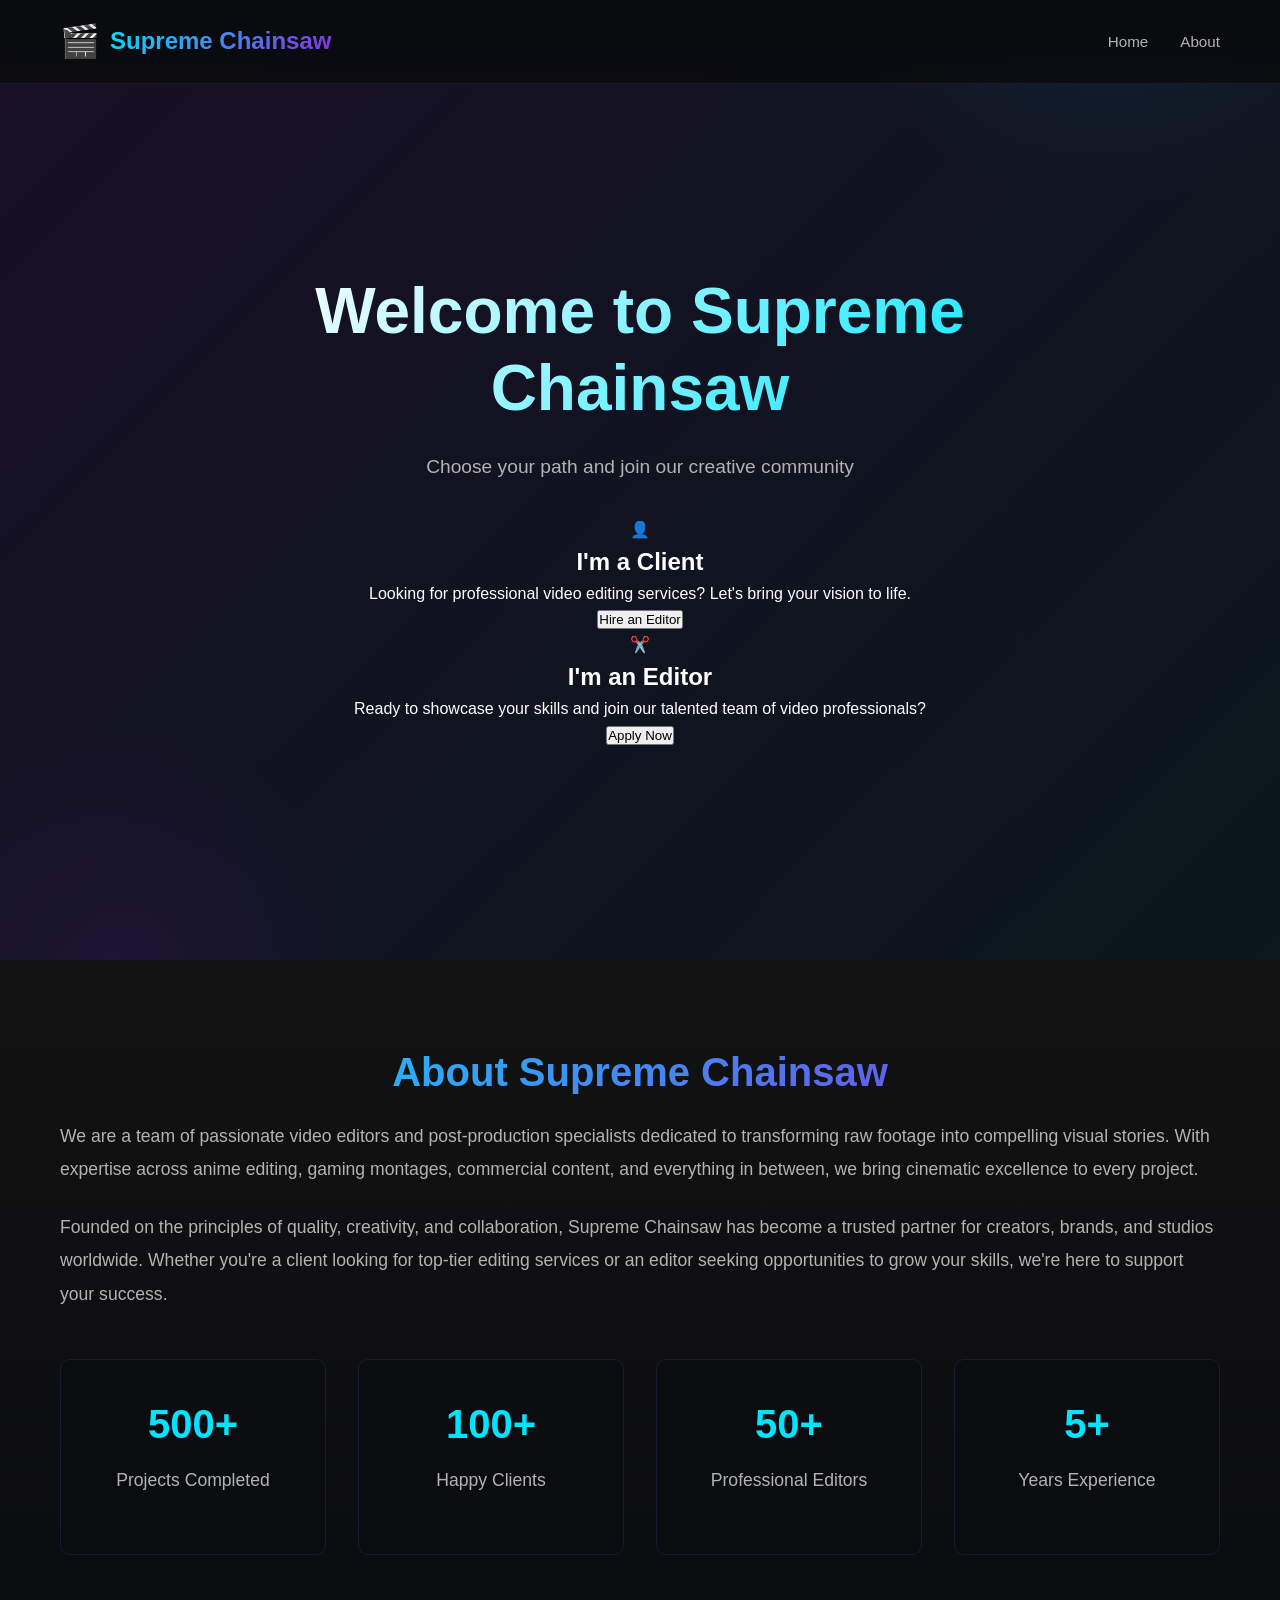
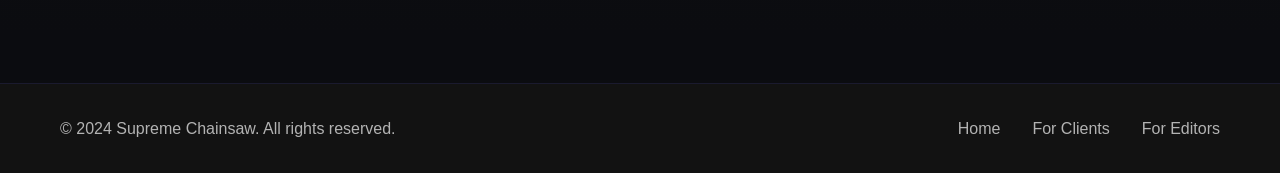
<file: index.html>
<!DOCTYPE html>
<html lang="en">
<head>
    <meta charset="UTF-8">
    <meta name="viewport" content="width=device-width, initial-scale=1.0">
    <title>Supreme Chainsaw - Professional Video Editing Studio</title>
    <link rel="stylesheet" href="styles.css">
</head>
<body>
    <!-- Navigation Bar -->
    <nav class="navbar">
        <div class="nav-container">
            <div class="nav-logo">
                <span class="logo-icon">🎬</span>
                <span class="logo-text">Supreme Chainsaw</span>
            </div>
            <ul class="nav-menu">
                <li><a href="index.html" class="nav-link">Home</a></li>
                <li><a href="#about" class="nav-link">About</a></li>
            </ul>
            <div class="hamburger">
                <span></span>
                <span></span>
                <span></span>
            </div>
        </div>
    </nav>

    <!-- Hero Section - Role Selection -->
    <section id="home" class="hero">
        <div class="hero-content">
            <h1 class="hero-title">Welcome to Supreme Chainsaw</h1>
            <p class="hero-subtitle">Choose your path and join our creative community</p>
            
            <div class="role-selection-container">
                <div class="role-card" onclick="goToPage('client')">
                    <div class="role-icon">👤</div>
                    <h2>I'm a Client</h2>
                    <p>Looking for professional video editing services? Let's bring your vision to life.</p>
                    <button class="role-btn-large">Hire an Editor</button>
                </div>

                <div class="role-card" onclick="goToPage('editor')">
                    <div class="role-icon">✂️</div>
                    <h2>I'm an Editor</h2>
                    <p>Ready to showcase your skills and join our talented team of video professionals?</p>
                    <button class="role-btn-large">Apply Now</button>
                </div>
            </div>
        </div>
        <div class="hero-background"></div>
    </section>

    <!-- About Section -->
    <section id="about" class="about">
        <div class="container">
            <div class="about-content">
                <h2 class="section-title">About Supreme Chainsaw</h2>
                <p>We are a team of passionate video editors and post-production specialists dedicated to transforming raw footage into compelling visual stories. With expertise across anime editing, gaming montages, commercial content, and everything in between, we bring cinematic excellence to every project.</p>
                <p>Founded on the principles of quality, creativity, and collaboration, Supreme Chainsaw has become a trusted partner for creators, brands, and studios worldwide. Whether you're a client looking for top-tier editing services or an editor seeking opportunities to grow your skills, we're here to support your success.</p>
                <div class="about-stats">
                    <div class="stat">
                        <h3>500+</h3>
                        <p>Projects Completed</p>
                    </div>
                    <div class="stat">
                        <h3>100+</h3>
                        <p>Happy Clients</p>
                    </div>
                    <div class="stat">
                        <h3>50+</h3>
                        <p>Professional Editors</p>
                    </div>
                    <div class="stat">
                        <h3>5+</h3>
                        <p>Years Experience</p>
                    </div>
                </div>
            </div>
        </div>
    </section>

    <!-- Footer -->
    <footer class="footer">
        <div class="footer-content">
            <p>&copy; 2024 Supreme Chainsaw. All rights reserved.</p>
            <div class="footer-links">
                <a href="index.html">Home</a>
                <a href="client.html">For Clients</a>
                <a href="editor.html">For Editors</a>
            </div>
        </div>
    </footer>

    <script src="script.js"></script>
</body>
</html>
</file>
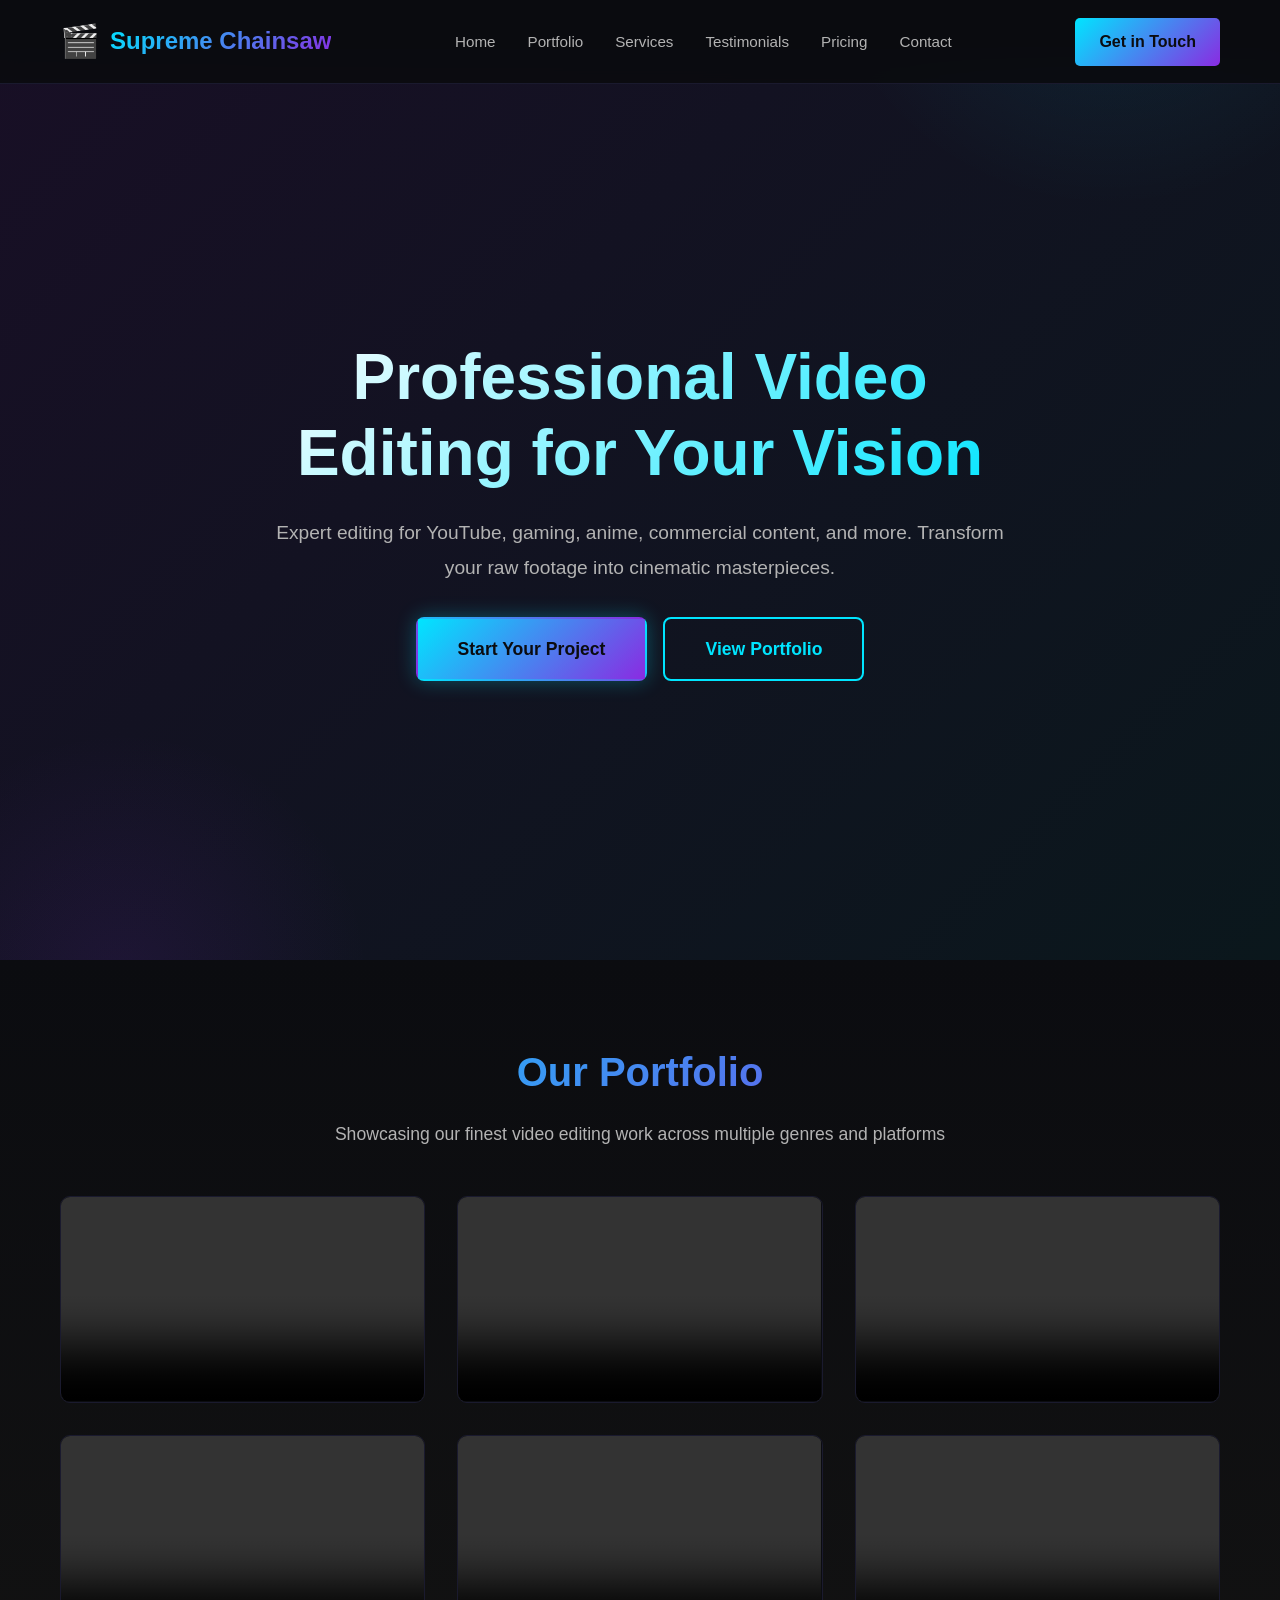
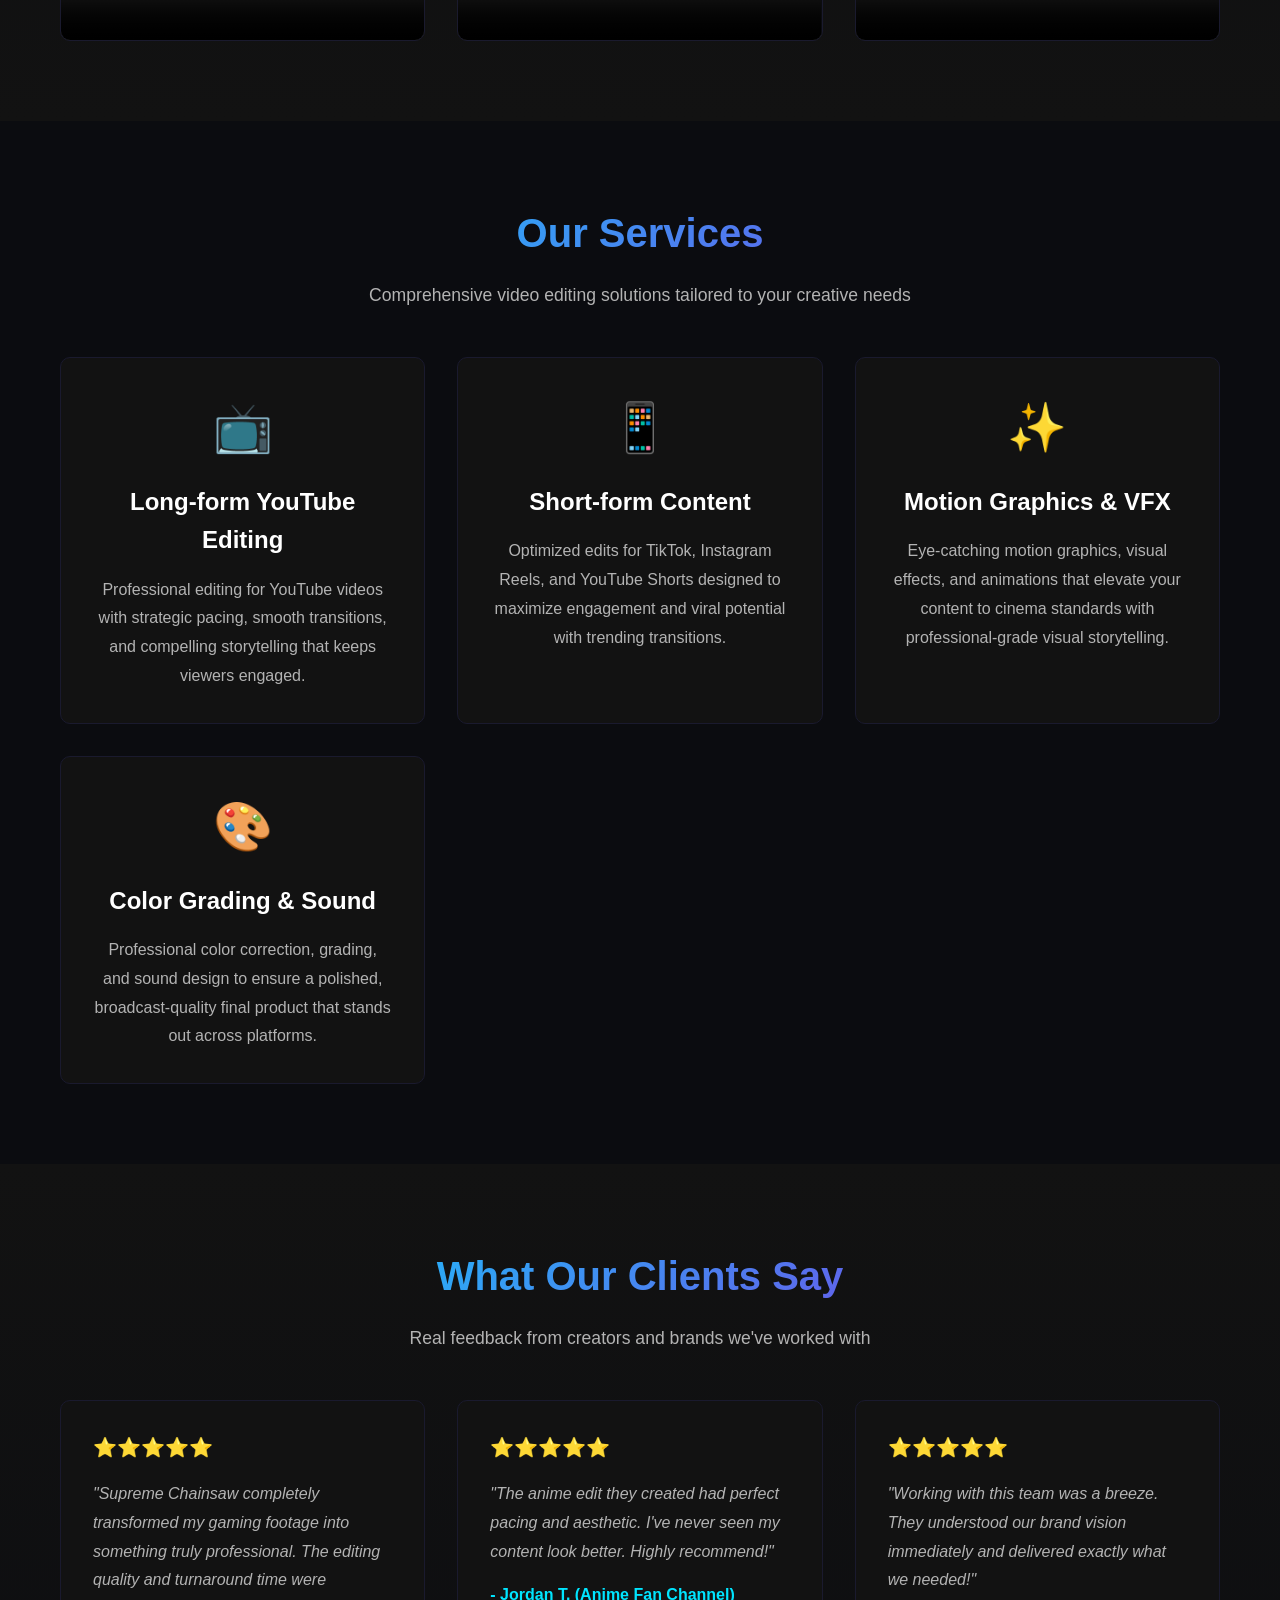
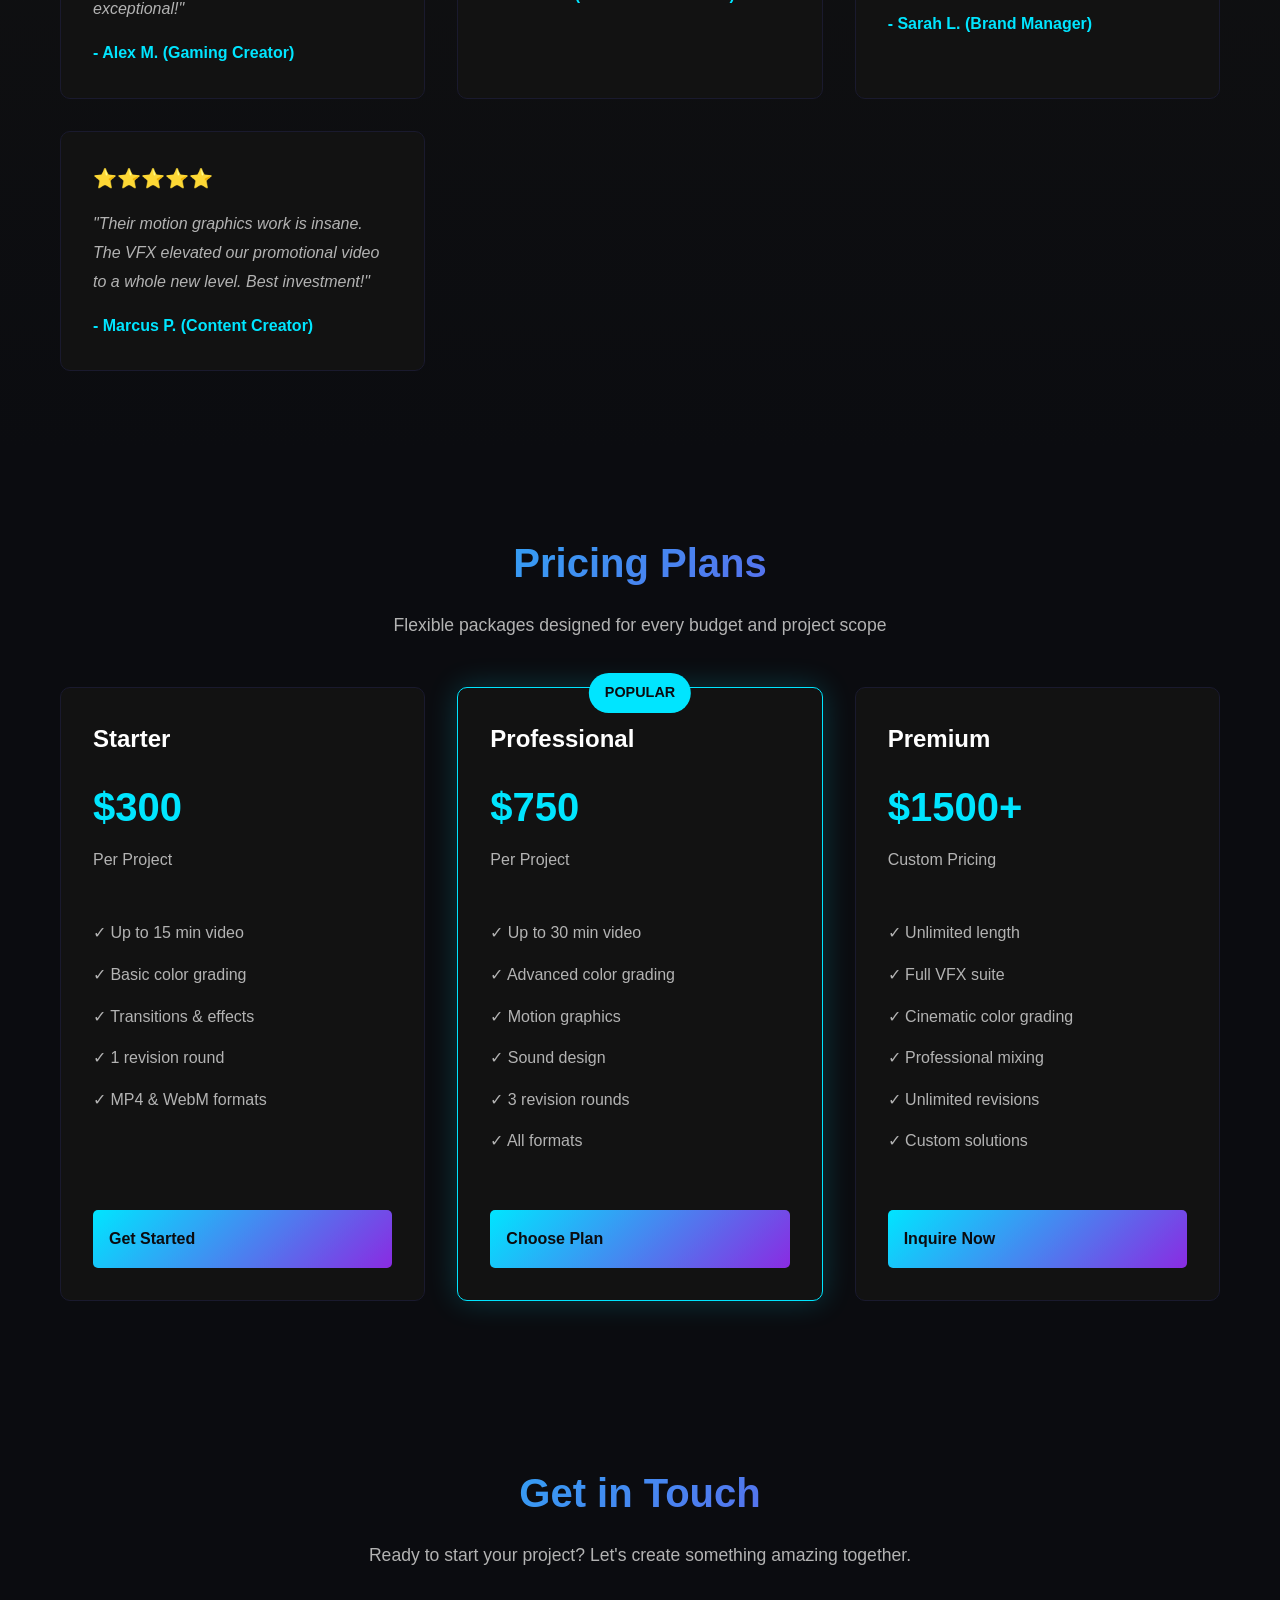
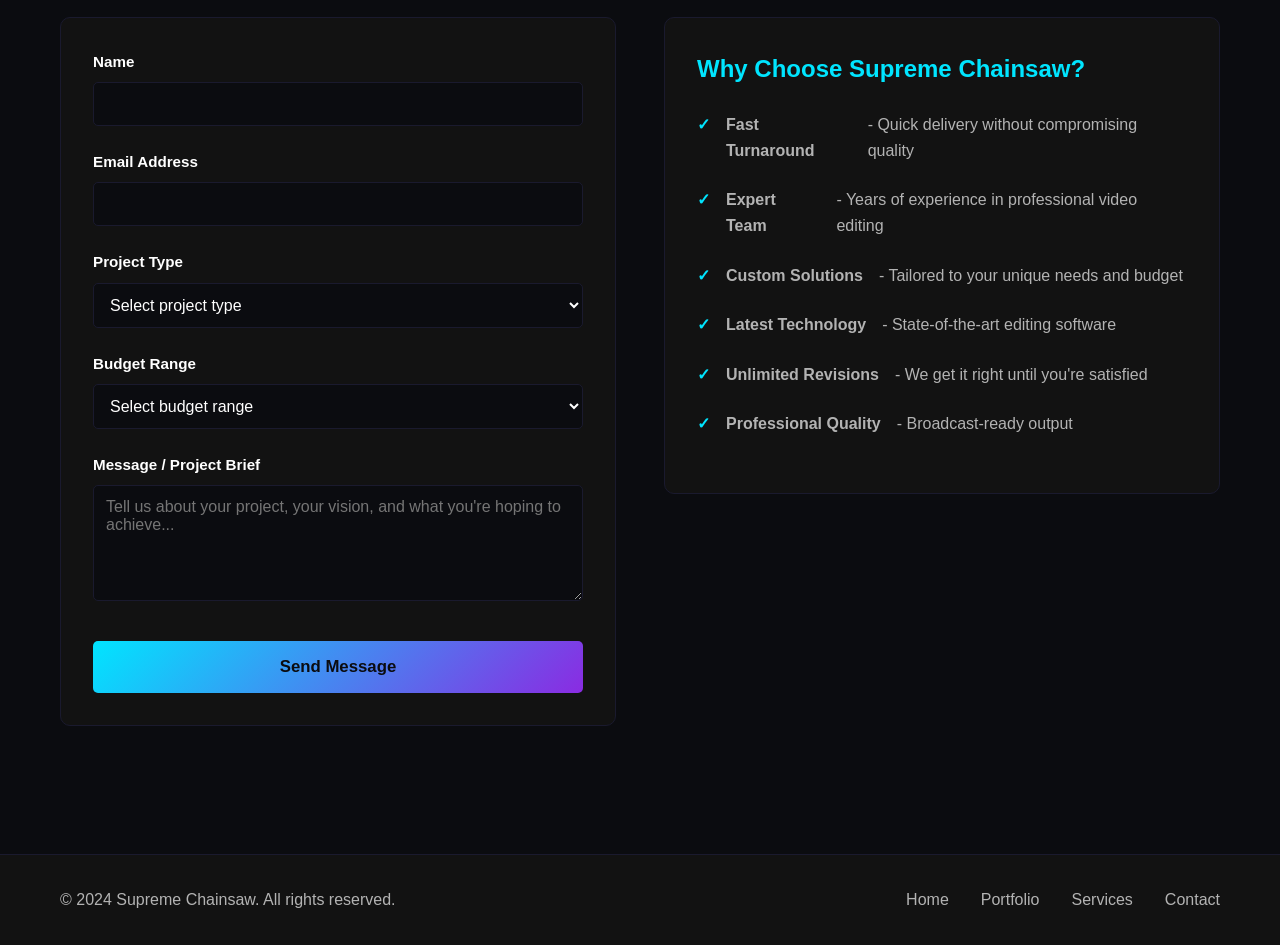
<file: client.html>
<!DOCTYPE html>
<html lang="en">
<head>
    <meta charset="UTF-8">
    <meta name="viewport" content="width=device-width, initial-scale=1.0">
    <title>Hire Video Editors - Supreme Chainsaw</title>
    <link rel="stylesheet" href="styles.css">
</head>
<body>
    <!-- Navigation Bar -->
    <nav class="navbar">
        <div class="nav-container">
            <div class="nav-logo">
                <span class="logo-icon">🎬</span>
                <span class="logo-text">Supreme Chainsaw</span>
            </div>
            <ul class="nav-menu">
                <li><a href="index.html" class="nav-link">Home</a></li>
                <li><a href="#portfolio" class="nav-link">Portfolio</a></li>
                <li><a href="#services" class="nav-link">Services</a></li>
                <li><a href="#testimonials" class="nav-link">Testimonials</a></li>
                <li><a href="#pricing" class="nav-link">Pricing</a></li>
                <li><a href="#contact" class="nav-link">Contact</a></li>
            </ul>
            <a href="#contact" class="cta-button">Get in Touch</a>
            <div class="hamburger">
                <span></span>
                <span></span>
                <span></span>
            </div>
        </div>
    </nav>

    <!-- Hero Section -->
    <section id="home" class="hero">
        <div class="hero-content">
            <h1 class="hero-title">Professional Video Editing for Your Vision</h1>
            <p class="hero-subtitle">Expert editing for YouTube, gaming, anime, commercial content, and more. Transform your raw footage into cinematic masterpieces.</p>
            <div class="hero-buttons">
                <a href="#contact" class="hero-btn">Start Your Project</a>
                <a href="#portfolio" class="hero-btn-secondary">View Portfolio</a>
            </div>
        </div>
        <div class="hero-background"></div>
    </section>

    <!-- Portfolio Section -->
    <section id="portfolio" class="portfolio">
        <div class="container">
            <h2 class="section-title">Our Portfolio</h2>
            <p class="section-subtitle">Showcasing our finest video editing work across multiple genres and platforms</p>
            <div class="portfolio-grid">
                <!-- Video 1 -->
                <div class="portfolio-card">
                    <div class="video-container">
                        <video controls>
                            <source src="$20vs$200 - Ashutosh Sharma (1).mp4" type="video/mp4">
                            Your browser does not support the video tag.
                        </video>
                    </div>
                    <div class="portfolio-overlay">
                        <span class="portfolio-tag">Content Edit</span>
                    </div>
                </div>

                <!-- Video 2 -->
                <div class="portfolio-card">
                    <div class="video-container">
                        <video controls>
                            <source src="sample 3 (1).mp4" type="video/mp4">
                            Your browser does not support the video tag.
                        </video>
                    </div>
                    <div class="portfolio-overlay">
                        <span class="portfolio-tag">Professional Edit</span>
                    </div>
                </div>

                <!-- Video 3 -->
                <div class="portfolio-card">
                    <div class="video-container">
                        <video controls>
                            <source src="sample 3 (1).mp4" type="video/mp4">
                            Your browser does not support the video tag.
                        </video>
                    </div>
                    <div class="portfolio-overlay">
                        <span class="portfolio-tag">Motion Graphics</span>
                    </div>
                </div>

                <!-- Video 4 -->
                <div class="portfolio-card">
                    <div class="video-container">
                        <video controls>
                            <source src="$20vs$200 - Ashutosh Sharma (1).mp4" type="video/mp4">
                            Your browser does not support the video tag.
                        </video>
                    </div>
                    <div class="portfolio-overlay">
                        <span class="portfolio-tag">Promotional Video</span>
                    </div>
                </div>

                <!-- Video 5 -->
                <div class="portfolio-card">
                    <div class="video-container">
                        <video controls>
                            <source src="sample 3 (1).mp4" type="video/mp4">
                            Your browser does not support the video tag.
                        </video>
                    </div>
                    <div class="portfolio-overlay">
                        <span class="portfolio-tag">Short-form Content</span>
                    </div>
                </div>

                <!-- Video 6 -->
                <div class="portfolio-card">
                    <div class="video-container">
                        <video controls>
                            <source src="$20vs$200 - Ashutosh Sharma (1).mp4" type="video/mp4">
                            Your browser does not support the video tag.
                        </video>
                    </div>
                    <div class="portfolio-overlay">
                        <span class="portfolio-tag">Color Grading</span>
                    </div>
                </div>
            </div>
        </div>
    </section>

    <!-- Services Section -->
    <section id="services" class="services">
        <div class="container">
            <h2 class="section-title">Our Services</h2>
            <p class="section-subtitle">Comprehensive video editing solutions tailored to your creative needs</p>
            <div class="services-grid">
                <div class="service-card">
                    <div class="service-icon">📺</div>
                    <h3>Long-form YouTube Editing</h3>
                    <p>Professional editing for YouTube videos with strategic pacing, smooth transitions, and compelling storytelling that keeps viewers engaged.</p>
                </div>
                <div class="service-card">
                    <div class="service-icon">📱</div>
                    <h3>Short-form Content</h3>
                    <p>Optimized edits for TikTok, Instagram Reels, and YouTube Shorts designed to maximize engagement and viral potential with trending transitions.</p>
                </div>
                <div class="service-card">
                    <div class="service-icon">✨</div>
                    <h3>Motion Graphics & VFX</h3>
                    <p>Eye-catching motion graphics, visual effects, and animations that elevate your content to cinema standards with professional-grade visual storytelling.</p>
                </div>
                <div class="service-card">
                    <div class="service-icon">🎨</div>
                    <h3>Color Grading & Sound</h3>
                    <p>Professional color correction, grading, and sound design to ensure a polished, broadcast-quality final product that stands out across platforms.</p>
                </div>
            </div>
        </div>
    </section>

    <!-- Testimonials Section -->
    <section id="testimonials" class="testimonials">
        <div class="container">
            <h2 class="section-title">What Our Clients Say</h2>
            <p class="section-subtitle">Real feedback from creators and brands we've worked with</p>
            <div class="testimonials-grid">
                <div class="testimonial-card">
                    <div class="testimonial-stars">⭐⭐⭐⭐⭐</div>
                    <p class="testimonial-text">"Supreme Chainsaw completely transformed my gaming footage into something truly professional. The editing quality and turnaround time were exceptional!"</p>
                    <p class="testimonial-author">- Alex M. (Gaming Creator)</p>
                </div>
                <div class="testimonial-card">
                    <div class="testimonial-stars">⭐⭐⭐⭐⭐</div>
                    <p class="testimonial-text">"The anime edit they created had perfect pacing and aesthetic. I've never seen my content look better. Highly recommend!"</p>
                    <p class="testimonial-author">- Jordan T. (Anime Fan Channel)</p>
                </div>
                <div class="testimonial-card">
                    <div class="testimonial-stars">⭐⭐⭐⭐⭐</div>
                    <p class="testimonial-text">"Working with this team was a breeze. They understood our brand vision immediately and delivered exactly what we needed!"</p>
                    <p class="testimonial-author">- Sarah L. (Brand Manager)</p>
                </div>
                <div class="testimonial-card">
                    <div class="testimonial-stars">⭐⭐⭐⭐⭐</div>
                    <p class="testimonial-text">"Their motion graphics work is insane. The VFX elevated our promotional video to a whole new level. Best investment!"</p>
                    <p class="testimonial-author">- Marcus P. (Content Creator)</p>
                </div>
            </div>
        </div>
    </section>

    <!-- Pricing Section -->
    <section id="pricing" class="pricing">
        <div class="container">
            <h2 class="section-title">Pricing Plans</h2>
            <p class="section-subtitle">Flexible packages designed for every budget and project scope</p>
            <div class="pricing-grid">
                <div class="pricing-card">
                    <h3>Starter</h3>
                    <div class="price">$300</div>
                    <p class="price-subtitle">Per Project</p>
                    <ul class="price-features">
                        <li>✓ Up to 15 min video</li>
                        <li>✓ Basic color grading</li>
                        <li>✓ Transitions & effects</li>
                        <li>✓ 1 revision round</li>
                        <li>✓ MP4 & WebM formats</li>
                    </ul>
                    <a href="#contact" class="price-btn">Get Started</a>
                </div>
                <div class="pricing-card featured">
                    <div class="featured-badge">POPULAR</div>
                    <h3>Professional</h3>
                    <div class="price">$750</div>
                    <p class="price-subtitle">Per Project</p>
                    <ul class="price-features">
                        <li>✓ Up to 30 min video</li>
                        <li>✓ Advanced color grading</li>
                        <li>✓ Motion graphics</li>
                        <li>✓ Sound design</li>
                        <li>✓ 3 revision rounds</li>
                        <li>✓ All formats</li>
                    </ul>
                    <a href="#contact" class="price-btn">Choose Plan</a>
                </div>
                <div class="pricing-card">
                    <h3>Premium</h3>
                    <div class="price">$1500+</div>
                    <p class="price-subtitle">Custom Pricing</p>
                    <ul class="price-features">
                        <li>✓ Unlimited length</li>
                        <li>✓ Full VFX suite</li>
                        <li>✓ Cinematic color grading</li>
                        <li>✓ Professional mixing</li>
                        <li>✓ Unlimited revisions</li>
                        <li>✓ Custom solutions</li>
                    </ul>
                    <a href="#contact" class="price-btn">Inquire Now</a>
                </div>
            </div>
        </div>
    </section>

    <!-- Contact Section -->
    <section id="contact" class="contact">
        <div class="container">
            <h2 class="section-title">Get in Touch</h2>
            <p class="section-subtitle">Ready to start your project? Let's create something amazing together.</p>
            <div class="contact-wrapper">
                <!-- Client Contact Form -->
                <div class="contact-form-container">
                    <form id="contactFormClient" class="contact-form">
                        <div class="form-group">
                            <label for="clientName">Name</label>
                            <input type="text" id="clientName" name="name" required>
                        </div>
                        <div class="form-group">
                            <label for="clientEmail">Email Address</label>
                            <input type="email" id="clientEmail" name="email" required>
                        </div>
                        <div class="form-group">
                            <label for="clientProjectType">Project Type</label>
                            <select id="clientProjectType" name="projectType" required>
                                <option value="">Select project type</option>
                                <option value="youtube-editing">YouTube Long-form Editing</option>
                                <option value="shorts">Short-form Content (Reels/TikTok)</option>
                                <option value="motion-graphics">Motion Graphics & VFX</option>
                                <option value="color-grading">Color Grading & Sound Design</option>
                                <option value="anime">Anime Editing</option>
                                <option value="gaming">Gaming Montages</option>
                                <option value="commercial">Commercial/Promotional</option>
                                <option value="other">Other</option>
                            </select>
                        </div>
                        <div class="form-group">
                            <label for="clientBudget">Budget Range</label>
                            <select id="clientBudget" name="budget" required>
                                <option value="">Select budget range</option>
                                <option value="under-500">Under $500</option>
                                <option value="500-1000">$500 - $1,000</option>
                                <option value="1000-2500">$1,000 - $2,500</option>
                                <option value="2500+">$2,500+</option>
                            </select>
                        </div>
                        <div class="form-group">
                            <label for="clientMessage">Message / Project Brief</label>
                            <textarea id="clientMessage" name="message" rows="5" placeholder="Tell us about your project, your vision, and what you're hoping to achieve..." required></textarea>
                        </div>
                        <button type="submit" class="submit-btn">Send Message</button>
                        <p class="form-message" id="formMessage"></p>
                    </form>
                </div>

                <!-- Contact Info -->
                <div class="contact-quick">
                    <h3>Why Choose Supreme Chainsaw?</h3>
                    <ul class="benefits-list">
                        <li><span class="checkmark">✓</span> <strong>Fast Turnaround</strong> - Quick delivery without compromising quality</li>
                        <li><span class="checkmark">✓</span> <strong>Expert Team</strong> - Years of experience in professional video editing</li>
                        <li><span class="checkmark">✓</span> <strong>Custom Solutions</strong> - Tailored to your unique needs and budget</li>
                        <li><span class="checkmark">✓</span> <strong>Latest Technology</strong> - State-of-the-art editing software</li>
                        <li><span class="checkmark">✓</span> <strong>Unlimited Revisions</strong> - We get it right until you're satisfied</li>
                        <li><span class="checkmark">✓</span> <strong>Professional Quality</strong> - Broadcast-ready output</li>
                    </ul>
                </div>
            </div>
        </div>
    </section>

    <!-- Footer -->
    <footer class="footer">
        <div class="footer-content">
            <p>&copy; 2024 Supreme Chainsaw. All rights reserved.</p>
            <div class="footer-links">
                <a href="index.html">Home</a>
                <a href="#portfolio">Portfolio</a>
                <a href="#services">Services</a>
                <a href="#contact">Contact</a>
            </div>
        </div>
    </footer>

    <script src="script.js"></script>
</body>
</html>
</file>
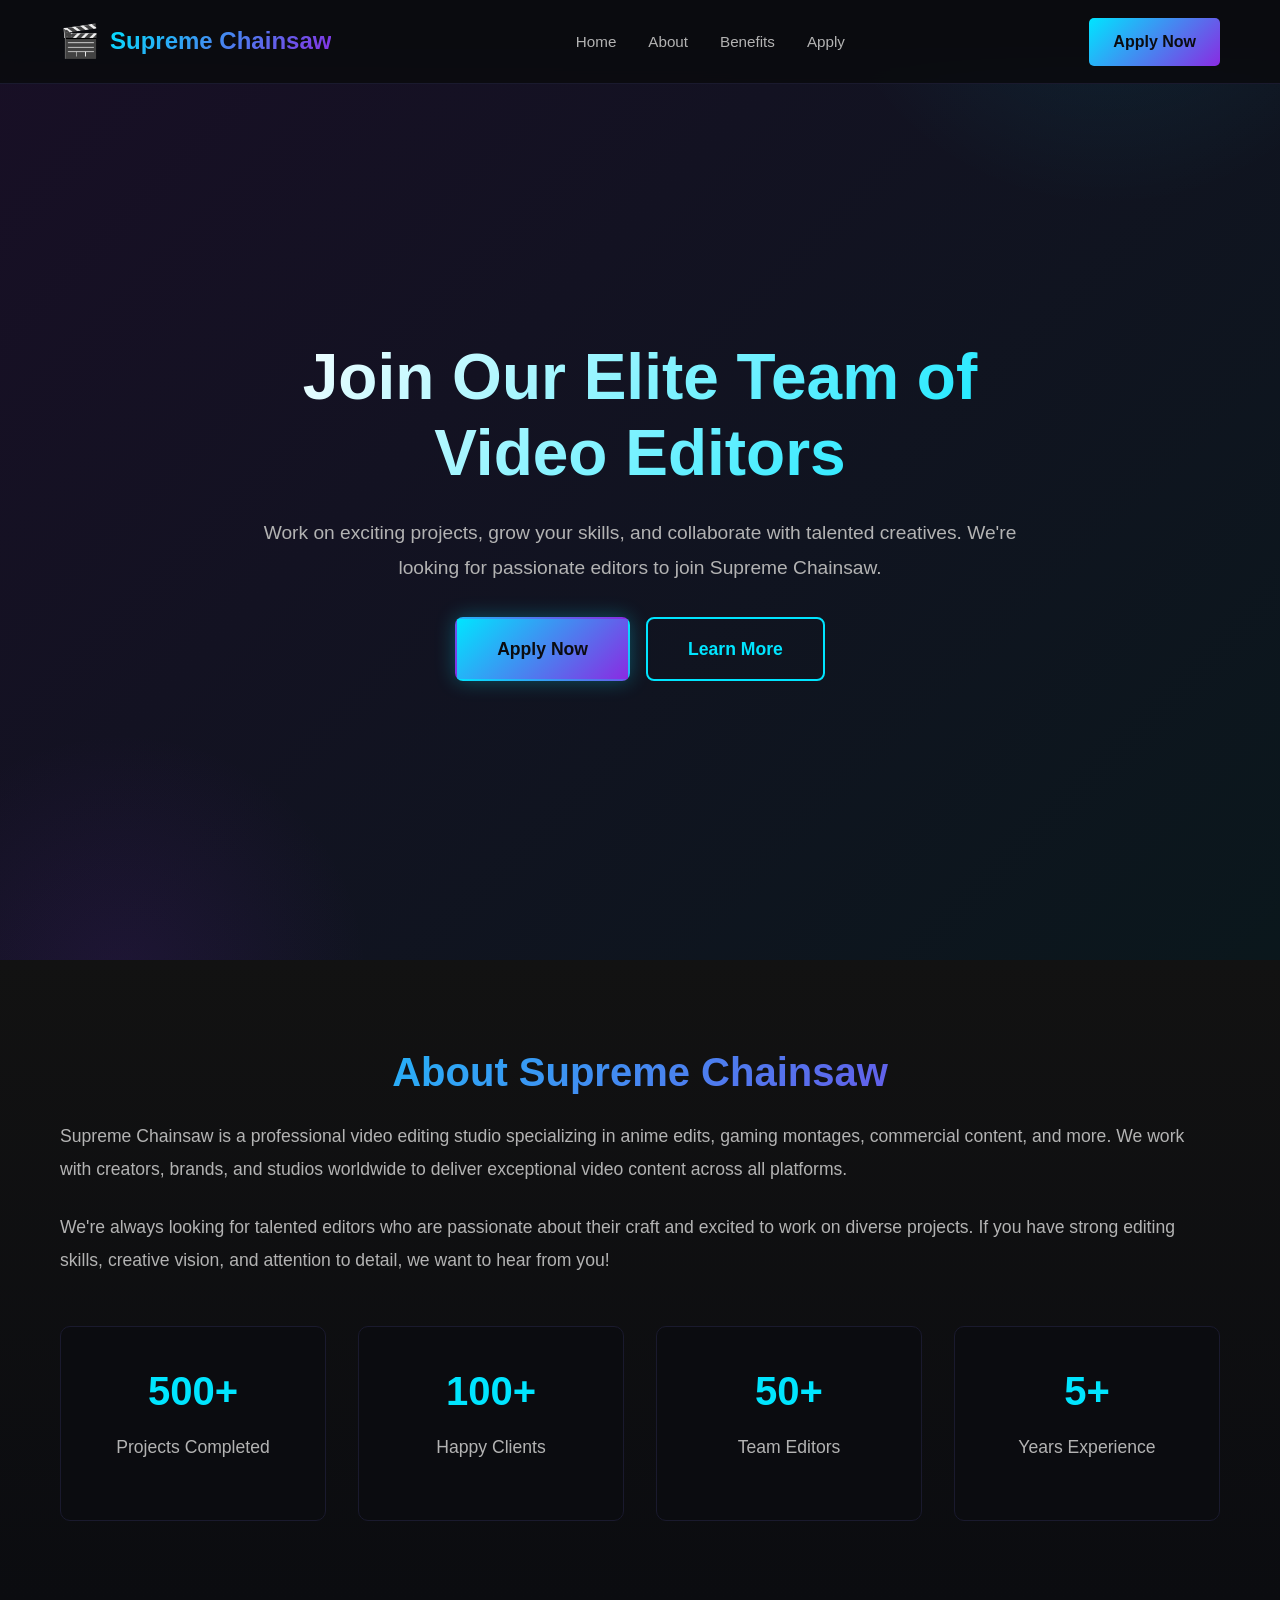
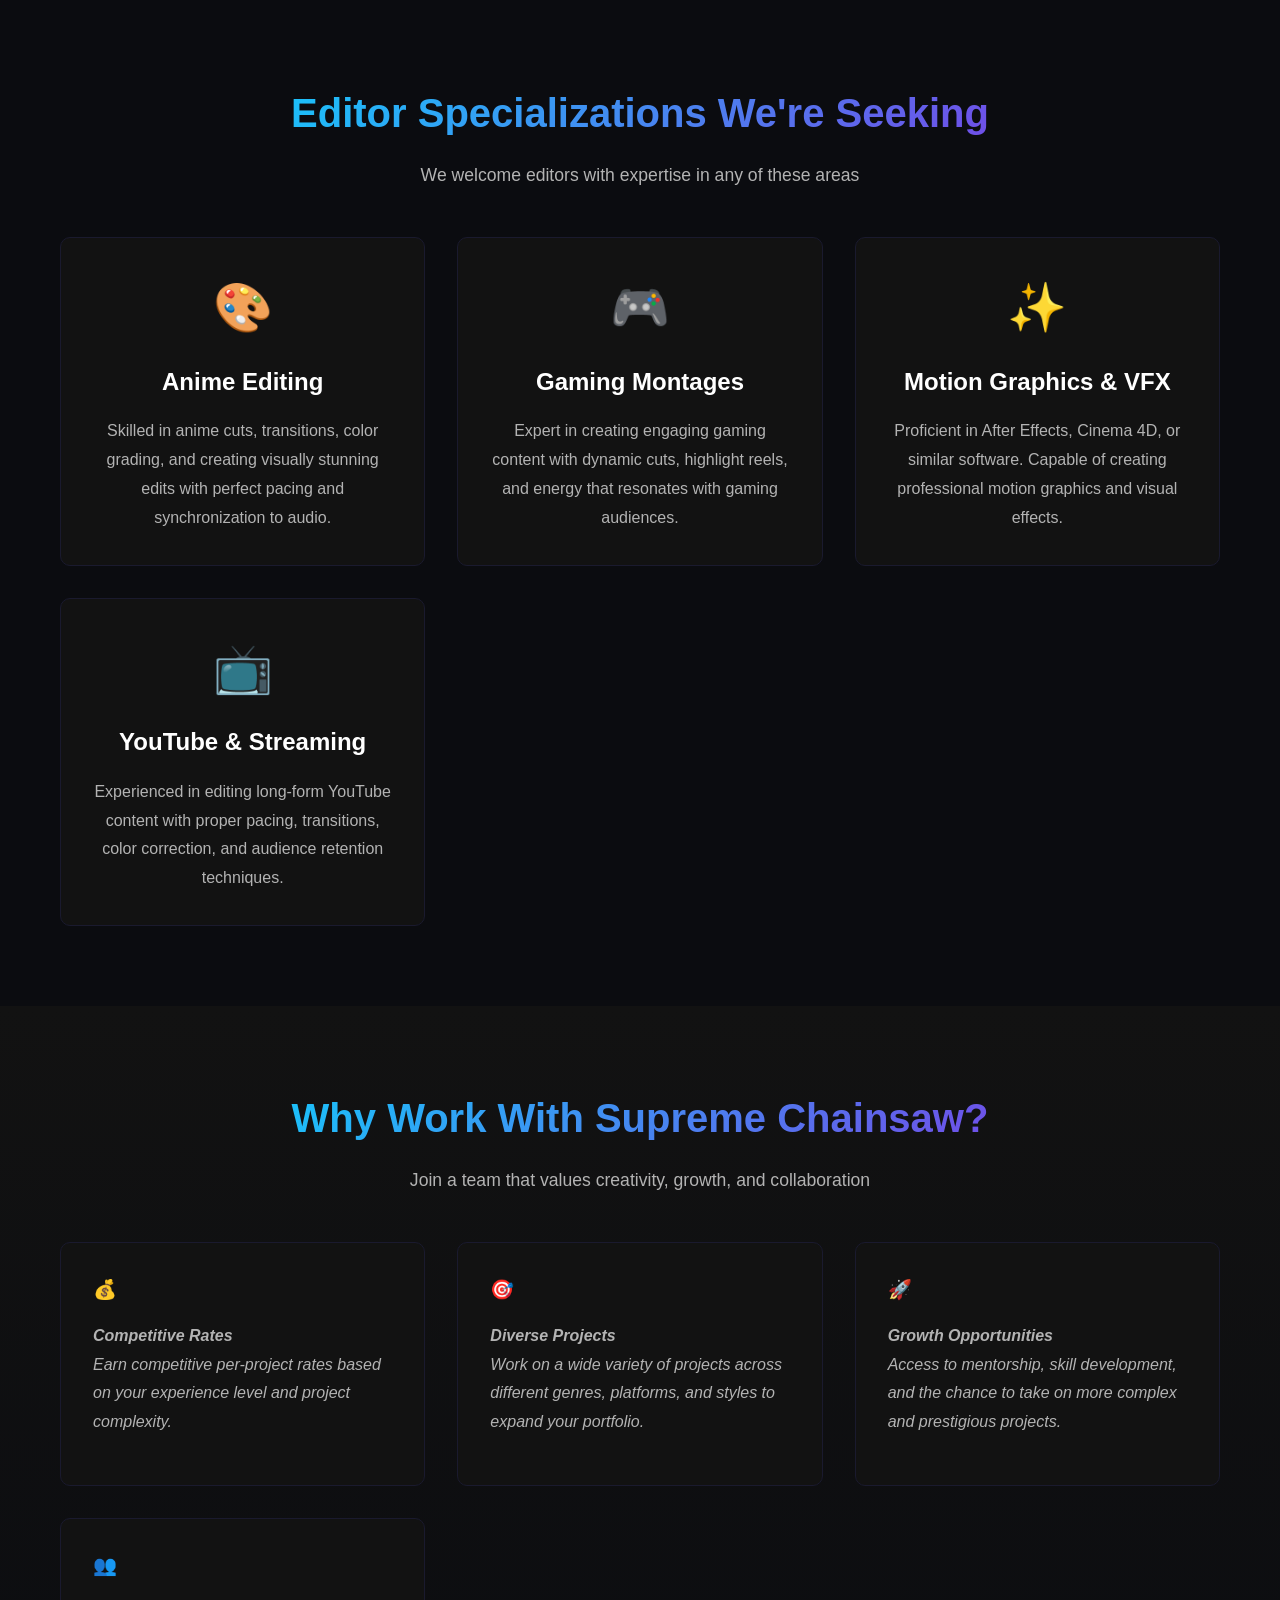
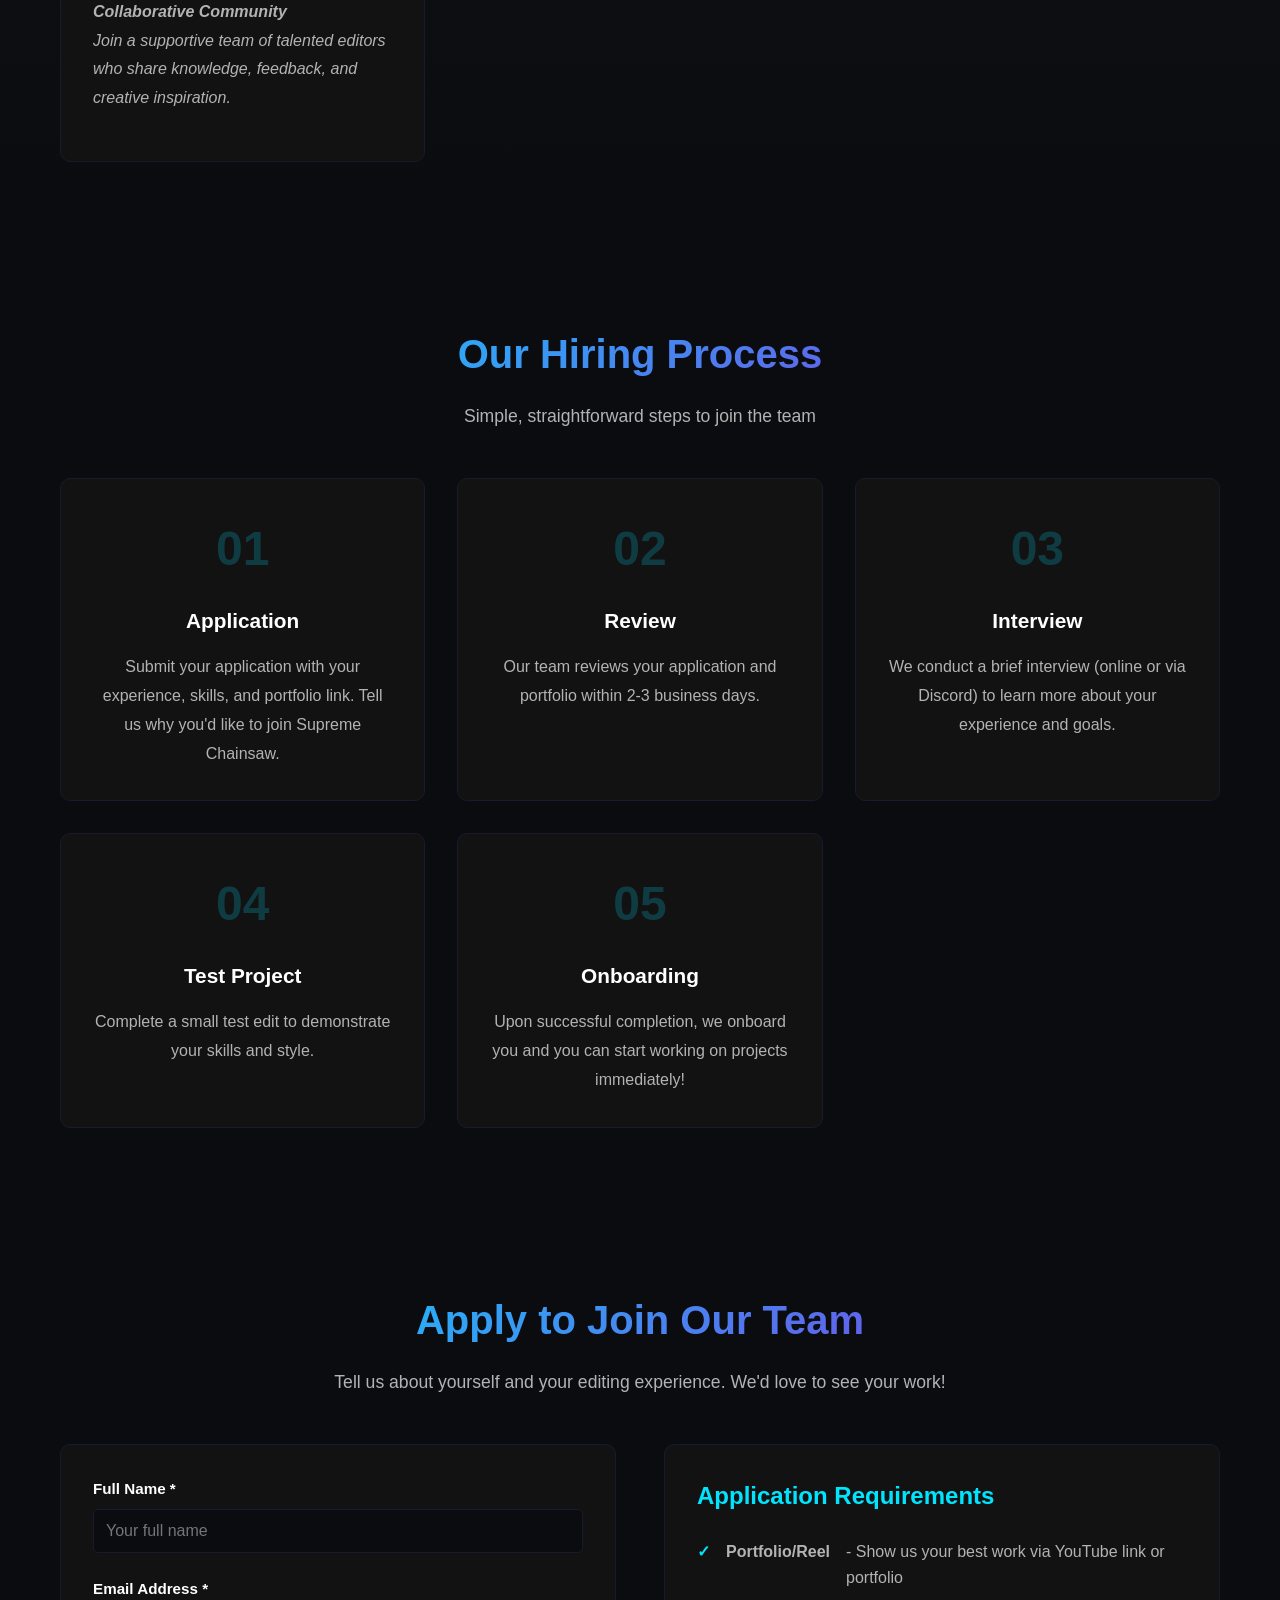
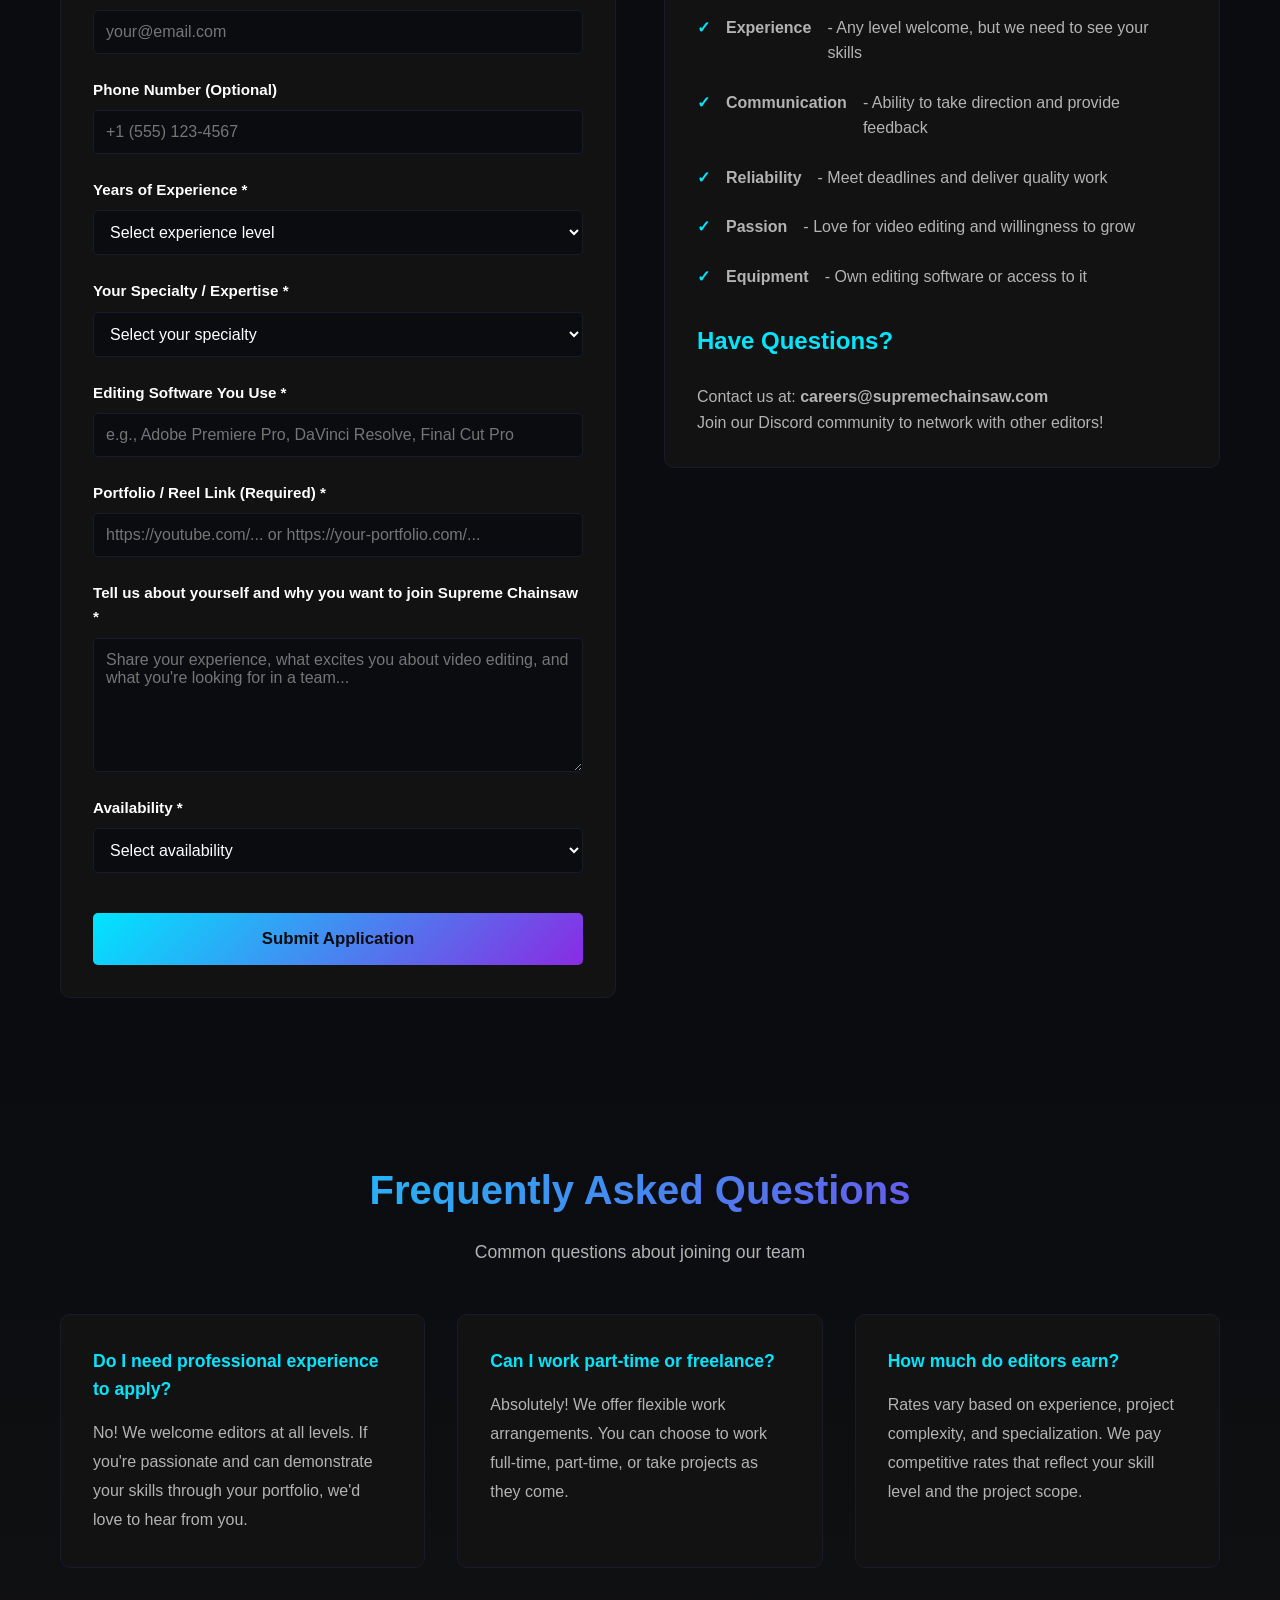
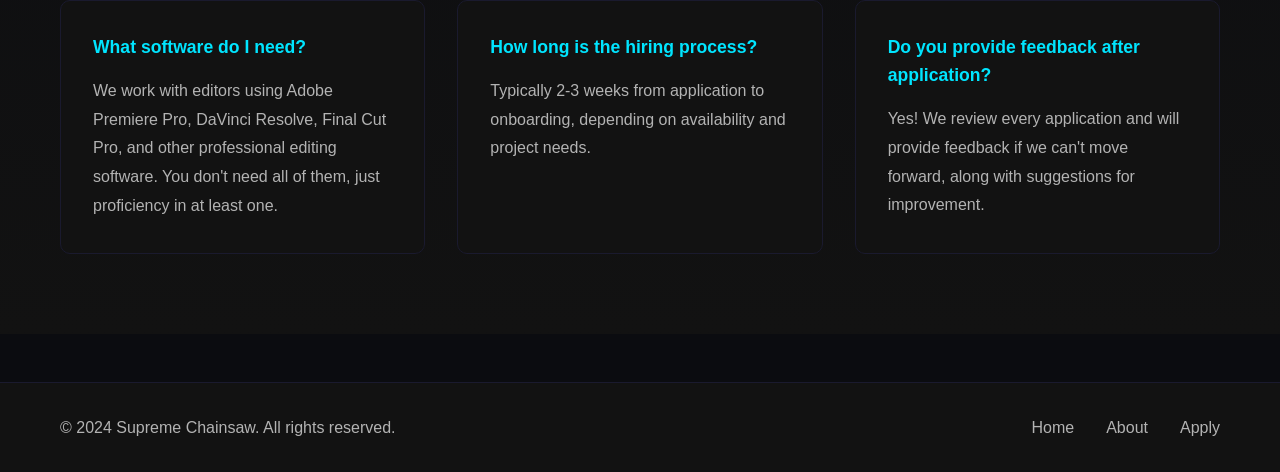
<file: editor.html>
<!DOCTYPE html>
<html lang="en">
<head>
    <meta charset="UTF-8">
    <meta name="viewport" content="width=device-width, initial-scale=1.0">
    <title>Join Our Team - Supreme Chainsaw Video Editors</title>
    <link rel="stylesheet" href="styles.css">
</head>
<body>
    <!-- Navigation Bar -->
    <nav class="navbar">
        <div class="nav-container">
            <div class="nav-logo">
                <span class="logo-icon">🎬</span>
                <span class="logo-text">Supreme Chainsaw</span>
            </div>
            <ul class="nav-menu">
                <li><a href="index.html" class="nav-link">Home</a></li>
                <li><a href="#about" class="nav-link">About</a></li>
                <li><a href="#benefits" class="nav-link">Benefits</a></li>
                <li><a href="#apply" class="nav-link">Apply</a></li>
            </ul>
            <a href="#apply" class="cta-button">Apply Now</a>
            <div class="hamburger">
                <span></span>
                <span></span>
                <span></span>
            </div>
        </div>
    </nav>

    <!-- Hero Section -->
    <section id="home" class="hero">
        <div class="hero-content">
            <h1 class="hero-title">Join Our Elite Team of Video Editors</h1>
            <p class="hero-subtitle">Work on exciting projects, grow your skills, and collaborate with talented creatives. We're looking for passionate editors to join Supreme Chainsaw.</p>
            <div class="hero-buttons">
                <a href="#apply" class="hero-btn">Apply Now</a>
                <a href="#benefits" class="hero-btn-secondary">Learn More</a>
            </div>
        </div>
        <div class="hero-background"></div>
    </section>

    <!-- About Section -->
    <section id="about" class="about">
        <div class="container">
            <div class="about-content">
                <h2 class="section-title">About Supreme Chainsaw</h2>
                <p>Supreme Chainsaw is a professional video editing studio specializing in anime edits, gaming montages, commercial content, and more. We work with creators, brands, and studios worldwide to deliver exceptional video content across all platforms.</p>
                <p>We're always looking for talented editors who are passionate about their craft and excited to work on diverse projects. If you have strong editing skills, creative vision, and attention to detail, we want to hear from you!</p>
                <div class="about-stats">
                    <div class="stat">
                        <h3>500+</h3>
                        <p>Projects Completed</p>
                    </div>
                    <div class="stat">
                        <h3>100+</h3>
                        <p>Happy Clients</p>
                    </div>
                    <div class="stat">
                        <h3>50+</h3>
                        <p>Team Editors</p>
                    </div>
                    <div class="stat">
                        <h3>5+</h3>
                        <p>Years Experience</p>
                    </div>
                </div>
            </div>
        </div>
    </section>

    <!-- Editor Specializations -->
    <section class="services">
        <div class="container">
            <h2 class="section-title">Editor Specializations We're Seeking</h2>
            <p class="section-subtitle">We welcome editors with expertise in any of these areas</p>
            <div class="services-grid">
                <div class="service-card">
                    <div class="service-icon">🎨</div>
                    <h3>Anime Editing</h3>
                    <p>Skilled in anime cuts, transitions, color grading, and creating visually stunning edits with perfect pacing and synchronization to audio.</p>
                </div>
                <div class="service-card">
                    <div class="service-icon">🎮</div>
                    <h3>Gaming Montages</h3>
                    <p>Expert in creating engaging gaming content with dynamic cuts, highlight reels, and energy that resonates with gaming audiences.</p>
                </div>
                <div class="service-card">
                    <div class="service-icon">✨</div>
                    <h3>Motion Graphics & VFX</h3>
                    <p>Proficient in After Effects, Cinema 4D, or similar software. Capable of creating professional motion graphics and visual effects.</p>
                </div>
                <div class="service-card">
                    <div class="service-icon">📺</div>
                    <h3>YouTube & Streaming</h3>
                    <p>Experienced in editing long-form YouTube content with proper pacing, transitions, color correction, and audience retention techniques.</p>
                </div>
            </div>
        </div>
    </section>

    <!-- Benefits Section -->
    <section id="benefits" class="testimonials">
        <div class="container">
            <h2 class="section-title">Why Work With Supreme Chainsaw?</h2>
            <p class="section-subtitle">Join a team that values creativity, growth, and collaboration</p>
            <div class="testimonials-grid">
                <div class="testimonial-card">
                    <div class="testimonial-stars">💰</div>
                    <p class="testimonial-text"><strong>Competitive Rates</strong><br>Earn competitive per-project rates based on your experience level and project complexity.</p>
                </div>
                <div class="testimonial-card">
                    <div class="testimonial-stars">🎯</div>
                    <p class="testimonial-text"><strong>Diverse Projects</strong><br>Work on a wide variety of projects across different genres, platforms, and styles to expand your portfolio.</p>
                </div>
                <div class="testimonial-card">
                    <div class="testimonial-stars">🚀</div>
                    <p class="testimonial-text"><strong>Growth Opportunities</strong><br>Access to mentorship, skill development, and the chance to take on more complex and prestigious projects.</p>
                </div>
                <div class="testimonial-card">
                    <div class="testimonial-stars">👥</div>
                    <p class="testimonial-text"><strong>Collaborative Community</strong><br>Join a supportive team of talented editors who share knowledge, feedback, and creative inspiration.</p>
                </div>
            </div>
        </div>
    </section>

    <!-- Process Section -->
    <section class="process">
        <div class="container">
            <h2 class="section-title">Our Hiring Process</h2>
            <p class="section-subtitle">Simple, straightforward steps to join the team</p>
            <div class="process-grid">
                <div class="process-card">
                    <div class="process-number">01</div>
                    <h3>Application</h3>
                    <p>Submit your application with your experience, skills, and portfolio link. Tell us why you'd like to join Supreme Chainsaw.</p>
                </div>
                <div class="process-card">
                    <div class="process-number">02</div>
                    <h3>Review</h3>
                    <p>Our team reviews your application and portfolio within 2-3 business days.</p>
                </div>
                <div class="process-card">
                    <div class="process-number">03</div>
                    <h3>Interview</h3>
                    <p>We conduct a brief interview (online or via Discord) to learn more about your experience and goals.</p>
                </div>
                <div class="process-card">
                    <div class="process-number">04</div>
                    <h3>Test Project</h3>
                    <p>Complete a small test edit to demonstrate your skills and style.</p>
                </div>
                <div class="process-card">
                    <div class="process-number">05</div>
                    <h3>Onboarding</h3>
                    <p>Upon successful completion, we onboard you and you can start working on projects immediately!</p>
                </div>
            </div>
        </div>
    </section>

    <!-- Application Section -->
    <section id="apply" class="contact">
        <div class="container">
            <h2 class="section-title">Apply to Join Our Team</h2>
            <p class="section-subtitle">Tell us about yourself and your editing experience. We'd love to see your work!</p>
            <div class="contact-wrapper">
                <!-- Editor Application Form -->
                <div class="contact-form-container">
                    <form id="editorApplicationForm" class="contact-form">
                        <div class="form-group">
                            <label for="editorFullName">Full Name *</label>
                            <input type="text" id="editorFullName" name="name" placeholder="Your full name" required>
                        </div>
                        <div class="form-group">
                            <label for="editorApplicationEmail">Email Address *</label>
                            <input type="email" id="editorApplicationEmail" name="email" placeholder="your@email.com" required>
                        </div>
                        <div class="form-group">
                            <label for="editorPhone">Phone Number (Optional)</label>
                            <input type="tel" id="editorPhone" name="phone" placeholder="+1 (555) 123-4567">
                        </div>
                        <div class="form-group">
                            <label for="editorExperience">Years of Experience *</label>
                            <select id="editorExperience" name="experience" required>
                                <option value="">Select experience level</option>
                                <option value="0-1">0-1 years (Beginner)</option>
                                <option value="1-3">1-3 years (Intermediate)</option>
                                <option value="3-5">3-5 years (Advanced)</option>
                                <option value="5+">5+ years (Expert)</option>
                            </select>
                        </div>
                        <div class="form-group">
                            <label for="editorSpecialty">Your Specialty / Expertise *</label>
                            <select id="editorSpecialty" name="specialty" required>
                                <option value="">Select your specialty</option>
                                <option value="anime">Anime Editing</option>
                                <option value="gaming">Gaming Montages</option>
                                <option value="motion">Motion Graphics & VFX</option>
                                <option value="youtube">YouTube Long-form Content</option>
                                <option value="short-form">Short-form (Reels/Shorts/TikTok)</option>
                                <option value="color">Color Grading</option>
                                <option value="sound">Sound Design & Mixing</option>
                                <option value="commercial">Commercial/Promotional</option>
                                <option value="multiple">Multiple Specialties</option>
                            </select>
                        </div>
                        <div class="form-group">
                            <label for="editorSoftware">Editing Software You Use *</label>
                            <input type="text" id="editorSoftware" name="software" placeholder="e.g., Adobe Premiere Pro, DaVinci Resolve, Final Cut Pro" required>
                        </div>
                        <div class="form-group">
                            <label for="editorPortfolio">Portfolio / Reel Link (Required) *</label>
                            <input type="url" id="editorPortfolio" name="portfolio" placeholder="https://youtube.com/... or https://your-portfolio.com/..." required>
                        </div>
                        <div class="form-group">
                            <label for="editorAbout">Tell us about yourself and why you want to join Supreme Chainsaw *</label>
                            <textarea id="editorAbout" name="message" rows="6" placeholder="Share your experience, what excites you about video editing, and what you're looking for in a team..." required></textarea>
                        </div>
                        <div class="form-group">
                            <label for="editorAvailability">Availability *</label>
                            <select id="editorAvailability" name="availability" required>
                                <option value="">Select availability</option>
                                <option value="full-time">Full-time</option>
                                <option value="part-time">Part-time</option>
                                <option value="freelance">Freelance / Per-project</option>
                                <option value="flexible">Flexible / As needed</option>
                            </select>
                        </div>
                        <button type="submit" class="submit-btn">Submit Application</button>
                        <p class="form-message" id="editorFormMessage"></p>
                    </form>
                </div>

                <!-- Application Info -->
                <div class="contact-quick">
                    <h3>Application Requirements</h3>
                    <ul class="benefits-list">
                        <li><span class="checkmark">✓</span> <strong>Portfolio/Reel</strong> - Show us your best work via YouTube link or portfolio</li>
                        <li><span class="checkmark">✓</span> <strong>Experience</strong> - Any level welcome, but we need to see your skills</li>
                        <li><span class="checkmark">✓</span> <strong>Communication</strong> - Ability to take direction and provide feedback</li>
                        <li><span class="checkmark">✓</span> <strong>Reliability</strong> - Meet deadlines and deliver quality work</li>
                        <li><span class="checkmark">✓</span> <strong>Passion</strong> - Love for video editing and willingness to grow</li>
                        <li><span class="checkmark">✓</span> <strong>Equipment</strong> - Own editing software or access to it</li>
                    </ul>

                    <h3 style="margin-top: 2rem;">Have Questions?</h3>
                    <p style="color: var(--text-gray);">Contact us at: <strong>careers@supremechainsaw.com</strong></p>
                    <p style="color: var(--text-gray);">Join our Discord community to network with other editors!</p>
                </div>
            </div>
        </div>
    </section>

    <!-- FAQ Section -->
    <section class="faq">
        <div class="container">
            <h2 class="section-title">Frequently Asked Questions</h2>
            <p class="section-subtitle">Common questions about joining our team</p>
            <div class="faq-grid">
                <div class="faq-item">
                    <h3>Do I need professional experience to apply?</h3>
                    <p>No! We welcome editors at all levels. If you're passionate and can demonstrate your skills through your portfolio, we'd love to hear from you.</p>
                </div>
                <div class="faq-item">
                    <h3>Can I work part-time or freelance?</h3>
                    <p>Absolutely! We offer flexible work arrangements. You can choose to work full-time, part-time, or take projects as they come.</p>
                </div>
                <div class="faq-item">
                    <h3>How much do editors earn?</h3>
                    <p>Rates vary based on experience, project complexity, and specialization. We pay competitive rates that reflect your skill level and the project scope.</p>
                </div>
                <div class="faq-item">
                    <h3>What software do I need?</h3>
                    <p>We work with editors using Adobe Premiere Pro, DaVinci Resolve, Final Cut Pro, and other professional editing software. You don't need all of them, just proficiency in at least one.</p>
                </div>
                <div class="faq-item">
                    <h3>How long is the hiring process?</h3>
                    <p>Typically 2-3 weeks from application to onboarding, depending on availability and project needs.</p>
                </div>
                <div class="faq-item">
                    <h3>Do you provide feedback after application?</h3>
                    <p>Yes! We review every application and will provide feedback if we can't move forward, along with suggestions for improvement.</p>
                </div>
            </div>
        </div>
    </section>

    <!-- Footer -->
    <footer class="footer">
        <div class="footer-content">
            <p>&copy; 2024 Supreme Chainsaw. All rights reserved.</p>
            <div class="footer-links">
                <a href="index.html">Home</a>
                <a href="#about">About</a>
                <a href="#apply">Apply</a>
            </div>
        </div>
    </footer>

    <script src="script.js"></script>
</body>
</html>
</file>
<file: styles.css>
/* ================================================
   SUPREME CHAINSAW - PROFESSIONAL PORTFOLIO
   Modern Dark Theme with Neon Accents
   ================================================ */

/* Root Variables */
:root {
    --primary-dark: #0b0c10;
    --secondary-dark: #121212;
    --accent-cyan: #00e5ff;
    --accent-purple: #8a2be2;
    --text-white: #ffffff;
    --text-gray: #b3b3b3;
    --text-light-gray: #8b8b8b;
    --border-color: #1a1a2e;
    --transition: all 0.3s ease;
}

/* Global Styles */
* {
    margin: 0;
    padding: 0;
    box-sizing: border-box;
}

html {
    scroll-behavior: smooth;
}

body {
    font-family: 'Segoe UI', Tahoma, Geneva, Verdana, sans-serif;
    background-color: var(--primary-dark);
    color: var(--text-white);
    line-height: 1.6;
    overflow-x: hidden;
}

.container {
    max-width: 1200px;
    margin: 0 auto;
    padding: 0 20px;
}

/* ================================================
   NAVIGATION BAR
   ================================================ */

.navbar {
    position: fixed;
    top: 0;
    width: 100%;
    background: rgba(11, 12, 16, 0.95);
    backdrop-filter: blur(10px);
    border-bottom: 1px solid var(--border-color);
    z-index: 1000;
    padding: 1rem 0;
    overflow-y: auto;
}

.nav-container {
    max-width: 1200px;
    margin: 0 auto;
    padding: 0 20px;
    display: flex;
    justify-content: space-between;
    align-items: center;
}

.nav-logo {
    display: flex;
    align-items: center;
    gap: 10px;
    font-size: 1.5rem;
    font-weight: bold;
    color: var(--accent-cyan);
    text-decoration: none;
}

.logo-icon {
    font-size: 2rem;
}

.logo-text {
    background: linear-gradient(135deg, var(--accent-cyan), var(--accent-purple));
    -webkit-background-clip: text;
    -webkit-text-fill-color: transparent;
    background-clip: text;
}

.nav-menu {
    display: flex;
    list-style: none;
    gap: 2rem;
    align-items: center;
}

.nav-link {
    color: var(--text-gray);
    text-decoration: none;
    transition: var(--transition);
    font-weight: 500;
    position: relative;
    font-size: 0.95rem;
}

.nav-link:hover {
    color: var(--accent-cyan);
}

.nav-link::after {
    content: '';
    position: absolute;
    bottom: -5px;
    left: 0;
    width: 0;
    height: 2px;
    background: var(--accent-cyan);
    transition: var(--transition);
}

.nav-link:hover::after {
    width: 100%;
}

.cta-button {
    background: linear-gradient(135deg, var(--accent-cyan), var(--accent-purple));
    color: var(--primary-dark);
    padding: 0.7rem 1.5rem;
    border-radius: 5px;
    text-decoration: none;
    font-weight: bold;
    transition: var(--transition);
    cursor: pointer;
    border: none;
}

.cta-button:hover {
    transform: translateY(-2px);
    box-shadow: 0 10px 25px rgba(0, 229, 255, 0.3);
}

.hamburger {
    display: none;
    flex-direction: column;
    cursor: pointer;
}

.hamburger span {
    width: 25px;
    height: 3px;
    background: var(--accent-cyan);
    margin: 5px 0;
    transition: var(--transition);
    border-radius: 2px;
}

/* ================================================
   HERO SECTION
   ================================================ */

.hero {
    min-height: 100vh;
    display: flex;
    align-items: center;
    justify-content: center;
    position: relative;
    margin-top: 60px;
    overflow: hidden;
}

.hero-background {
    position: absolute;
    top: 0;
    left: 0;
    right: 0;
    bottom: 0;
    background: linear-gradient(135deg, rgba(138, 43, 226, 0.1), rgba(0, 229, 255, 0.05));
    z-index: -1;
}

.hero-background::before {
    content: '';
    position: absolute;
    top: -50%;
    right: -10%;
    width: 600px;
    height: 600px;
    background: radial-gradient(circle, rgba(0, 229, 255, 0.1) 0%, transparent 70%);
    border-radius: 50%;
    animation: float 20s ease-in-out infinite;
}

.hero-background::after {
    content: '';
    position: absolute;
    bottom: -30%;
    left: -10%;
    width: 500px;
    height: 500px;
    background: radial-gradient(circle, rgba(138, 43, 226, 0.1) 0%, transparent 70%);
    border-radius: 50%;
    animation: float 25s ease-in-out infinite reverse;
}

@keyframes float {
    0%, 100% { transform: translateY(0px); }
    50% { transform: translateY(30px); }
}

.hero-content {
    text-align: center;
    z-index: 1;
    max-width: 800px;
    padding: 20px;
}

.hero-title {
    font-size: clamp(2.5rem, 5vw, 4rem);
    font-weight: 800;
    margin-bottom: 1.5rem;
    background: linear-gradient(135deg, var(--text-white), var(--accent-cyan));
    -webkit-background-clip: text;
    -webkit-text-fill-color: transparent;
    background-clip: text;
    line-height: 1.2;
}

.hero-subtitle {
    font-size: 1.2rem;
    color: var(--text-gray);
    margin-bottom: 2rem;
    line-height: 1.8;
}

.hero-buttons {
    display: flex;
    gap: 1rem;
    justify-content: center;
    flex-wrap: wrap;
}

.hero-btn, .hero-btn-secondary {
    display: inline-block;
    padding: 1rem 2.5rem;
    border-radius: 8px;
    font-weight: bold;
    font-size: 1.1rem;
    transition: var(--transition);
    text-decoration: none;
    cursor: pointer;
    border: 2px solid transparent;
}

.hero-btn {
    background: linear-gradient(135deg, var(--accent-cyan), var(--accent-purple));
    color: var(--primary-dark);
    box-shadow: 0 0 20px rgba(0, 229, 255, 0.3);
}

.hero-btn:hover {
    transform: translateY(-5px);
    box-shadow: 0 15px 40px rgba(0, 229, 255, 0.5);
}

.hero-btn-secondary {
    background: transparent;
    color: var(--accent-cyan);
    border: 2px solid var(--accent-cyan);
}

.hero-btn-secondary:hover {
    background: var(--accent-cyan);
    color: var(--primary-dark);
    transform: translateY(-5px);
}

/* ================================================
   PORTFOLIO SECTION
   ================================================ */

.portfolio {
    padding: 5rem 0;
    background: linear-gradient(to bottom, var(--primary-dark), var(--secondary-dark));
    position: relative;
}

.section-title {
    font-size: 2.5rem;
    font-weight: 800;
    text-align: center;
    margin-bottom: 1rem;
    background: linear-gradient(135deg, var(--accent-cyan), var(--accent-purple));
    -webkit-background-clip: text;
    -webkit-text-fill-color: transparent;
    background-clip: text;
}

.section-subtitle {
    text-align: center;
    color: var(--text-gray);
    font-size: 1.1rem;
    margin-bottom: 3rem;
}

.portfolio-grid {
    display: grid;
    grid-template-columns: repeat(auto-fit, minmax(350px, 1fr));
    gap: 2rem;
    margin-top: 3rem;
}

.portfolio-card {
    position: relative;
    border-radius: 10px;
    overflow: hidden;
    background: var(--secondary-dark);
    border: 1px solid var(--border-color);
    transition: var(--transition);
    cursor: pointer;
}

.portfolio-card:hover {
    transform: translateY(-10px);
    border-color: var(--accent-cyan);
    box-shadow: 0 20px 40px rgba(0, 229, 255, 0.2);
}

.video-container {
    position: relative;
    width: 100%;
    padding-bottom: 56.25%; /* 16:9 Aspect Ratio */
    height: 0;
    overflow: hidden;
    background: var(--primary-dark);
}

.video-container video {
    position: absolute;
    top: 0;
    left: 0;
    width: 100%;
    height: 100%;
    border: none;
}

.portfolio-overlay {
    position: absolute;
    top: 0;
    left: 0;
    width: 100%;
    height: 100%;
    background: rgba(11, 12, 16, 0.7);
    display: flex;
    align-items: flex-end;
    justify-content: flex-start;
    padding: 1.5rem;
    opacity: 0;
    transition: var(--transition);
}

.portfolio-card:hover .portfolio-overlay {
    opacity: 1;
}

.portfolio-tag {
    background: var(--accent-cyan);
    color: var(--primary-dark);
    padding: 0.5rem 1rem;
    border-radius: 5px;
    font-weight: bold;
    font-size: 0.9rem;
}

/* ================================================
   SERVICES SECTION
   ================================================ */

.services {
    padding: 5rem 0;
    background: var(--primary-dark);
}

.services-grid {
    display: grid;
    grid-template-columns: repeat(auto-fit, minmax(280px, 1fr));
    gap: 2rem;
    margin-top: 3rem;
}

.service-card {
    background: var(--secondary-dark);
    padding: 2rem;
    border-radius: 10px;
    border: 1px solid var(--border-color);
    text-align: center;
    transition: var(--transition);
    position: relative;
    overflow: hidden;
}

.service-card::before {
    content: '';
    position: absolute;
    top: 0;
    left: -100%;
    width: 100%;
    height: 100%;
    background: linear-gradient(90deg, transparent, rgba(0, 229, 255, 0.1), transparent);
    transition: var(--transition);
}

.service-card:hover::before {
    left: 100%;
}

.service-card:hover {
    transform: translateY(-10px);
    border-color: var(--accent-cyan);
    box-shadow: 0 20px 40px rgba(0, 229, 255, 0.15);
}

.service-icon {
    font-size: 3rem;
    margin-bottom: 1rem;
    display: block;
}

.service-card h3 {
    font-size: 1.5rem;
    margin-bottom: 1rem;
    color: var(--text-white);
}

.service-card p {
    color: var(--text-gray);
    line-height: 1.8;
}

/* ================================================
   PROCESS SECTION
   ================================================ */

.process {
    padding: 5rem 0;
    background: var(--primary-dark);
}

.process-grid {
    display: grid;
    grid-template-columns: repeat(auto-fit, minmax(280px, 1fr));
    gap: 2rem;
    margin-top: 3rem;
}

.process-card {
    background: var(--secondary-dark);
    padding: 2rem;
    border-radius: 10px;
    border: 1px solid var(--border-color);
    position: relative;
    text-align: center;
    transition: var(--transition);
}

.process-card:hover {
    border-color: var(--accent-cyan);
    box-shadow: 0 20px 40px rgba(0, 229, 255, 0.15);
}

.process-number {
    font-size: 3rem;
    font-weight: 800;
    color: var(--accent-cyan);
    margin-bottom: 1rem;
    opacity: 0.2;
}

.process-card h3 {
    font-size: 1.3rem;
    margin-bottom: 1rem;
    color: var(--text-white);
}

.process-card p {
    color: var(--text-gray);
    line-height: 1.8;
}

/* ================================================
   TESTIMONIALS SECTION
   ================================================ */

.testimonials {
    padding: 5rem 0;
    background: linear-gradient(to bottom, var(--secondary-dark), var(--primary-dark));
}

.testimonials-grid {
    display: grid;
    grid-template-columns: repeat(auto-fit, minmax(280px, 1fr));
    gap: 2rem;
    margin-top: 3rem;
}

.testimonial-card {
    background: var(--secondary-dark);
    padding: 2rem;
    border-radius: 10px;
    border: 1px solid var(--border-color);
    transition: var(--transition);
}

.testimonial-card:hover {
    border-color: var(--accent-cyan);
    transform: translateY(-5px);
}

.testimonial-stars {
    font-size: 1.2rem;
    margin-bottom: 1rem;
}

.testimonial-text {
    color: var(--text-gray);
    line-height: 1.8;
    margin-bottom: 1rem;
    font-style: italic;
}

.testimonial-author {
    color: var(--accent-cyan);
    font-weight: 600;
}

/* ================================================
   PRICING SECTION
   ================================================ */

.pricing {
    padding: 5rem 0;
    background: var(--primary-dark);
}

.pricing-grid {
    display: grid;
    grid-template-columns: repeat(auto-fit, minmax(300px, 1fr));
    gap: 2rem;
    margin-top: 3rem;
}

.pricing-card {
    background: var(--secondary-dark);
    padding: 2rem;
    border-radius: 10px;
    border: 1px solid var(--border-color);
    position: relative;
    transition: var(--transition);
    display: flex;
    flex-direction: column;
}

.pricing-card:hover {
    border-color: var(--accent-cyan);
    box-shadow: 0 20px 40px rgba(0, 229, 255, 0.2);
}

.pricing-card.featured {
    border-color: var(--accent-cyan);
    box-shadow: 0 0 30px rgba(0, 229, 255, 0.2);
    transform: scale(1.05);
}

.featured-badge {
    position: absolute;
    top: -15px;
    left: 50%;
    transform: translateX(-50%);
    background: var(--accent-cyan);
    color: var(--primary-dark);
    padding: 0.5rem 1rem;
    border-radius: 20px;
    font-weight: bold;
    font-size: 0.9rem;
}

.pricing-card h3 {
    font-size: 1.5rem;
    color: var(--text-white);
    margin-bottom: 1rem;
}

.price {
    font-size: 2.5rem;
    color: var(--accent-cyan);
    font-weight: 800;
    margin-bottom: 0.5rem;
}

.price-subtitle {
    color: var(--text-gray);
    margin-bottom: 1.5rem;
}

.price-features {
    list-style: none;
    margin: 1.5rem 0;
    flex-grow: 1;
}

.price-features li {
    color: var(--text-gray);
    margin-bottom: 1rem;
    text-align: left;
}

.price-btn {
    background: linear-gradient(135deg, var(--accent-cyan), var(--accent-purple));
    color: var(--primary-dark);
    padding: 1rem;
    border: none;
    border-radius: 5px;
    font-weight: bold;
    cursor: pointer;
    text-decoration: none;
    display: inline-block;
    transition: var(--transition);
    margin-top: 1rem;
}

.price-btn:hover {
    transform: translateY(-3px);
    box-shadow: 0 10px 25px rgba(0, 229, 255, 0.3);
}

/* ================================================
   ABOUT SECTION
   ================================================ */

.about {
    padding: 5rem 0;
    background: linear-gradient(to bottom, var(--secondary-dark), var(--primary-dark));
}

.about-content p {
    font-size: 1.1rem;
    color: var(--text-gray);
    margin-bottom: 1.5rem;
    line-height: 1.9;
}

.about-stats {
    display: grid;
    grid-template-columns: repeat(auto-fit, minmax(150px, 1fr));
    gap: 2rem;
    margin-top: 3rem;
}

.stat {
    text-align: center;
    padding: 2rem;
    background: var(--primary-dark);
    border-radius: 10px;
    border: 1px solid var(--border-color);
}

.stat h3 {
    font-size: 2.5rem;
    color: var(--accent-cyan);
    margin-bottom: 0.5rem;
}

.stat p {
    color: var(--text-gray);
}

/* ================================================
   CONTACT SECTION
   ================================================ */

.contact {
    padding: 5rem 0;
    background: var(--primary-dark);
}

.contact-wrapper {
    display: grid;
    grid-template-columns: 1fr 1fr;
    gap: 3rem;
    margin-top: 3rem;
    align-items: start;
}

.contact-form-container {
    background: var(--secondary-dark);
    padding: 2rem;
    border-radius: 10px;
    border: 1px solid var(--border-color);
}

.contact-form {
    display: flex;
    flex-direction: column;
    gap: 1.5rem;
}

.form-group {
    display: flex;
    flex-direction: column;
    gap: 0.5rem;
}

.contact-form label {
    color: var(--text-white);
    font-weight: 600;
    font-size: 0.95rem;
}

.contact-form input,
.contact-form select,
.contact-form textarea {
    background: var(--primary-dark);
    border: 1px solid var(--border-color);
    color: var(--text-white);
    padding: 0.75rem;
    border-radius: 5px;
    font-family: inherit;
    font-size: 1rem;
    transition: var(--transition);
}

.contact-form input:focus,
.contact-form select:focus,
.contact-form textarea:focus {
    outline: none;
    border-color: var(--accent-cyan);
    box-shadow: 0 0 10px rgba(0, 229, 255, 0.2);
}

.submit-btn {
    background: linear-gradient(135deg, var(--accent-cyan), var(--accent-purple));
    color: var(--primary-dark);
    padding: 1rem;
    border: none;
    border-radius: 5px;
    font-weight: bold;
    font-size: 1.05rem;
    cursor: pointer;
    transition: var(--transition);
    margin-top: 1rem;
}

.submit-btn:hover {
    transform: translateY(-3px);
    box-shadow: 0 10px 25px rgba(0, 229, 255, 0.3);
}

.submit-btn:disabled {
    opacity: 0.5;
    cursor: not-allowed;
    transform: none;
}

.form-message {
    text-align: center;
    padding: 0.75rem;
    border-radius: 5px;
    font-weight: 500;
    display: none;
}

.form-message.show {
    display: block;
}

.form-message.success {
    background: rgba(0, 229, 255, 0.2);
    color: var(--accent-cyan);
    border: 1px solid var(--accent-cyan);
}

.form-message.error {
    background: rgba(220, 20, 60, 0.2);
    color: #ff6b6b;
    border: 1px solid #ff6b6b;
}

.contact-quick {
    background: var(--secondary-dark);
    padding: 2rem;
    border-radius: 10px;
    border: 1px solid var(--border-color);
}

.contact-quick h3 {
    font-size: 1.5rem;
    margin-bottom: 1.5rem;
    color: var(--accent-cyan);
}

.benefits-list {
    list-style: none;
}

.benefits-list li {
    color: var(--text-gray);
    margin-bottom: 1.5rem;
    line-height: 1.6;
    display: flex;
    gap: 1rem;
}

.checkmark {
    color: var(--accent-cyan);
    font-weight: bold;
    flex-shrink: 0;
}

/* ================================================
   FAQ SECTION
   ================================================ */

.faq {
    padding: 5rem 0;
    background: linear-gradient(to bottom, var(--primary-dark), var(--secondary-dark));
}

.faq-grid {
    display: grid;
    grid-template-columns: repeat(auto-fit, minmax(300px, 1fr));
    gap: 2rem;
    margin-top: 3rem;
}

.faq-item {
    background: var(--secondary-dark);
    padding: 2rem;
    border-radius: 10px;
    border: 1px solid var(--border-color);
}

.faq-item h3 {
    color: var(--accent-cyan);
    margin-bottom: 1rem;
    font-size: 1.1rem;
}

.faq-item p {
    color: var(--text-gray);
    line-height: 1.8;
}

/* ================================================
   FOOTER
   ================================================ */

.footer {
    background: var(--secondary-dark);
    border-top: 1px solid var(--border-color);
    padding: 2rem 0;
    margin-top: 3rem;
}

.footer-content {
    max-width: 1200px;
    margin: 0 auto;
    padding: 0 20px;
    display: flex;
    justify-content: space-between;
    align-items: center;
    flex-wrap: wrap;
    gap: 2rem;
}

.footer-content p {
    color: var(--text-gray);
}

.footer-links {
    display: flex;
    gap: 2rem;
}

.footer-links a {
    color: var(--text-gray);
    text-decoration: none;
    transition: var(--transition);
}

.footer-links a:hover {
    color: var(--accent-cyan);
}

/* ================================================
   ROLE SELECTION MODAL
   ================================================ */

.modal {
    display: none;
    position: fixed;
    z-index: 2000;
    left: 0;
    top: 0;
    width: 100%;
    height: 100%;
    background: rgba(0, 0, 0, 0.9);
    justify-content: center;
    align-items: center;
}

.modal.show {
    display: flex;
}

.modal-content {
    background: var(--secondary-dark);
    padding: 3rem;
    border-radius: 10px;
    border: 2px solid var(--accent-cyan);
    text-align: center;
    max-width: 600px;
    animation: slideIn 0.3s ease;
}

@keyframes slideIn {
    from {
        opacity: 0;
        transform: translateY(-50px);
    }
    to {
        opacity: 1;
        transform: translateY(0);
    }
}

.modal-content h2 {
    font-size: 2rem;
    margin-bottom: 1rem;
    color: var(--accent-cyan);
}

.modal-content p {
    color: var(--text-gray);
    margin-bottom: 2rem;
}

.role-buttons {
    display: flex;
    gap: 1.5rem;
    justify-content: center;
}

.role-btn {
    flex: 1;
    padding: 1.5rem;
    background: var(--primary-dark);
    border: 2px solid var(--accent-cyan);
    color: var(--accent-cyan);
    font-weight: bold;
    font-size: 1.1rem;
    border-radius: 8px;
    cursor: pointer;
    transition: var(--transition);
}

.role-btn:hover {
    background: var(--accent-cyan);
    color: var(--primary-dark);
    transform: translateY(-3px);
}

/* ================================================
   RESPONSIVE DESIGN
   ================================================ */

@media (max-width: 768px) {
    .hamburger {
        display: flex;
    }

    .nav-menu {
        position: fixed;
        left: -100%;
        top: 70px;
        flex-direction: column;
        background-color: var(--secondary-dark);
        width: 100%;
        text-align: center;
        transition: 0.3s;
        box-shadow: 0 10px 27px rgba(0, 0, 0, 0.05);
        gap: 0;
        max-height: calc(100vh - 70px);
        overflow-y: auto;
    }

    .nav-menu.active {
        left: 0;
    }

    .nav-menu li {
        padding: 1rem 0;
        border-bottom: 1px solid var(--border-color);
    }

    .cta-button {
        display: none;
    }

    .hero-title {
        font-size: 2rem;
    }

    .hero-subtitle {
        font-size: 1rem;
    }

    .hero-buttons {
        flex-direction: column;
    }

    .portfolio-grid {
        grid-template-columns: 1fr;
    }

    .services-grid {
        grid-template-columns: 1fr;
    }

    .pricing-card.featured {
        transform: scale(1);
    }

    .contact-wrapper {
        grid-template-columns: 1fr;
    }

    .footer-content {
        flex-direction: column;
        text-align: center;
    }

    .footer-links {
        flex-direction: column;
        gap: 1rem;
    }

    .modal-content {
        padding: 2rem;
        margin: 1rem;
    }

    .role-buttons {
        flex-direction: column;
    }
}

@media (max-width: 480px) {
    .hero-title {
        font-size: 1.5rem;
    }

    .hero-subtitle {
        font-size: 0.9rem;
    }

    .section-title {
        font-size: 1.8rem;
    }

    .contact-form,
    .contact-quick {
        padding: 1.5rem;
    }

    .about-stats {
        grid-template-columns: 1fr;
    }

    .nav-container {
        padding: 0 15px;
    }

    .modal-content {
        padding: 1.5rem;
    }

    .modal-content h2 {
        font-size: 1.5rem;
    }
}

/* ================================================
   ANIMATIONS
   ================================================ */

@keyframes fadeIn {
    from {
        opacity: 0;
        transform: translateY(20px);
    }
    to {
        opacity: 1;
        transform: translateY(0);
    }
}

.service-card,
.process-card,
.testimonial-card,
.pricing-card,
.faq-item {
    animation: fadeIn 0.6s ease-out forwards;
}

.service-card:nth-child(1) { animation-delay: 0.1s; }
.service-card:nth-child(2) { animation-delay: 0.2s; }
.service-card:nth-child(3) { animation-delay: 0.3s; }
.service-card:nth-child(4) { animation-delay: 0.4s; }
</file>
